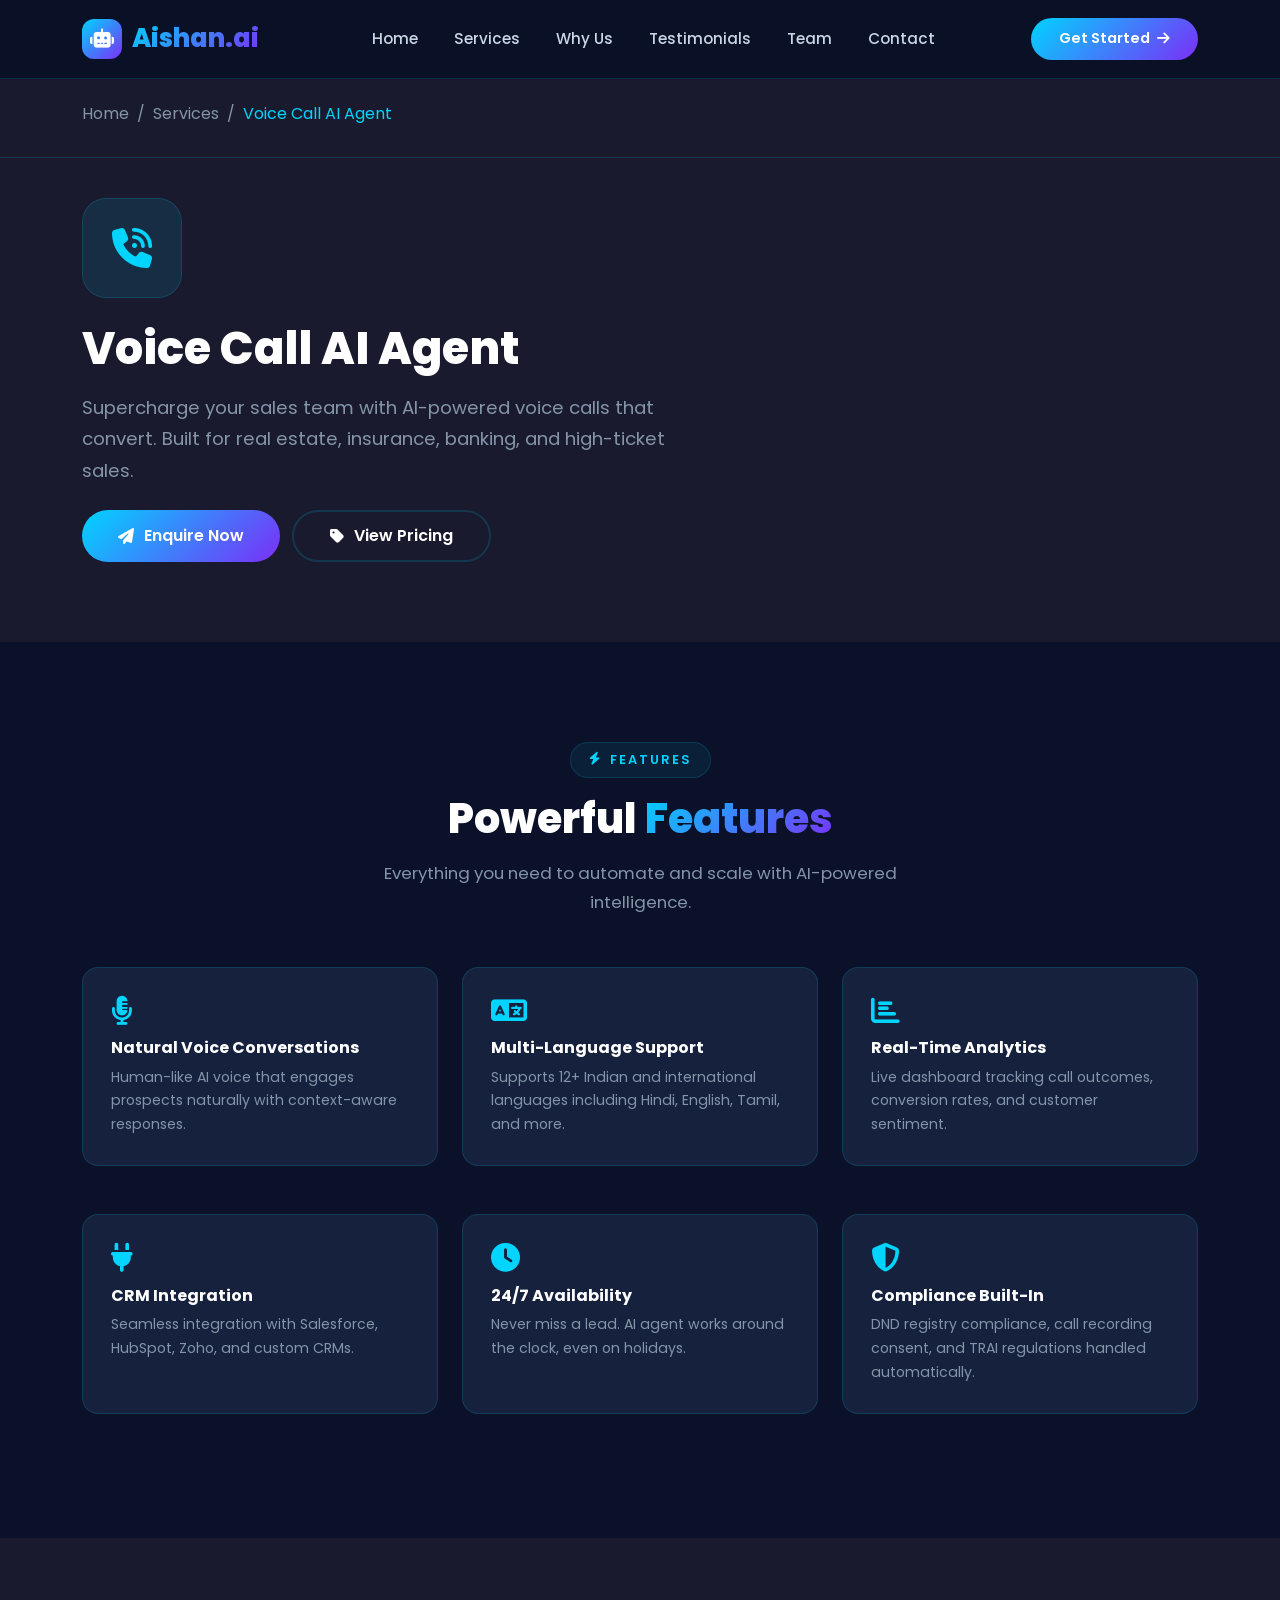
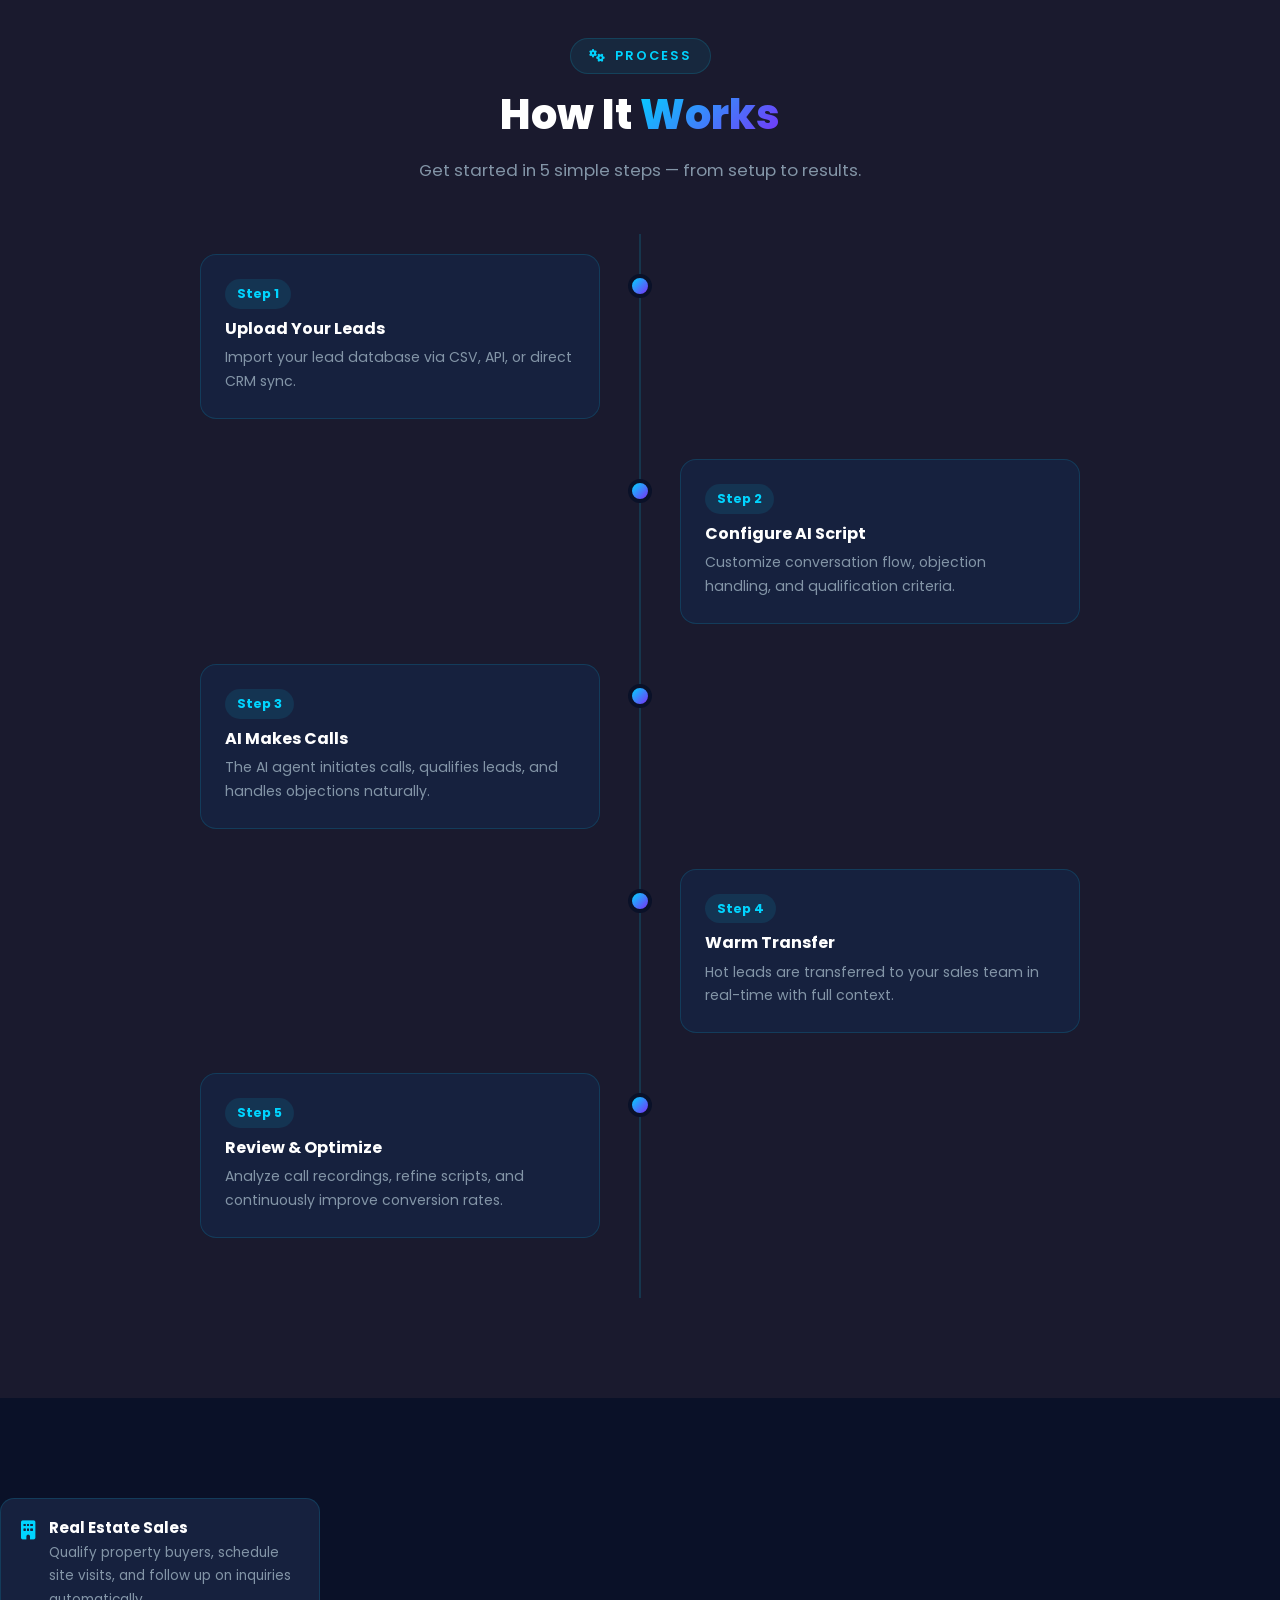
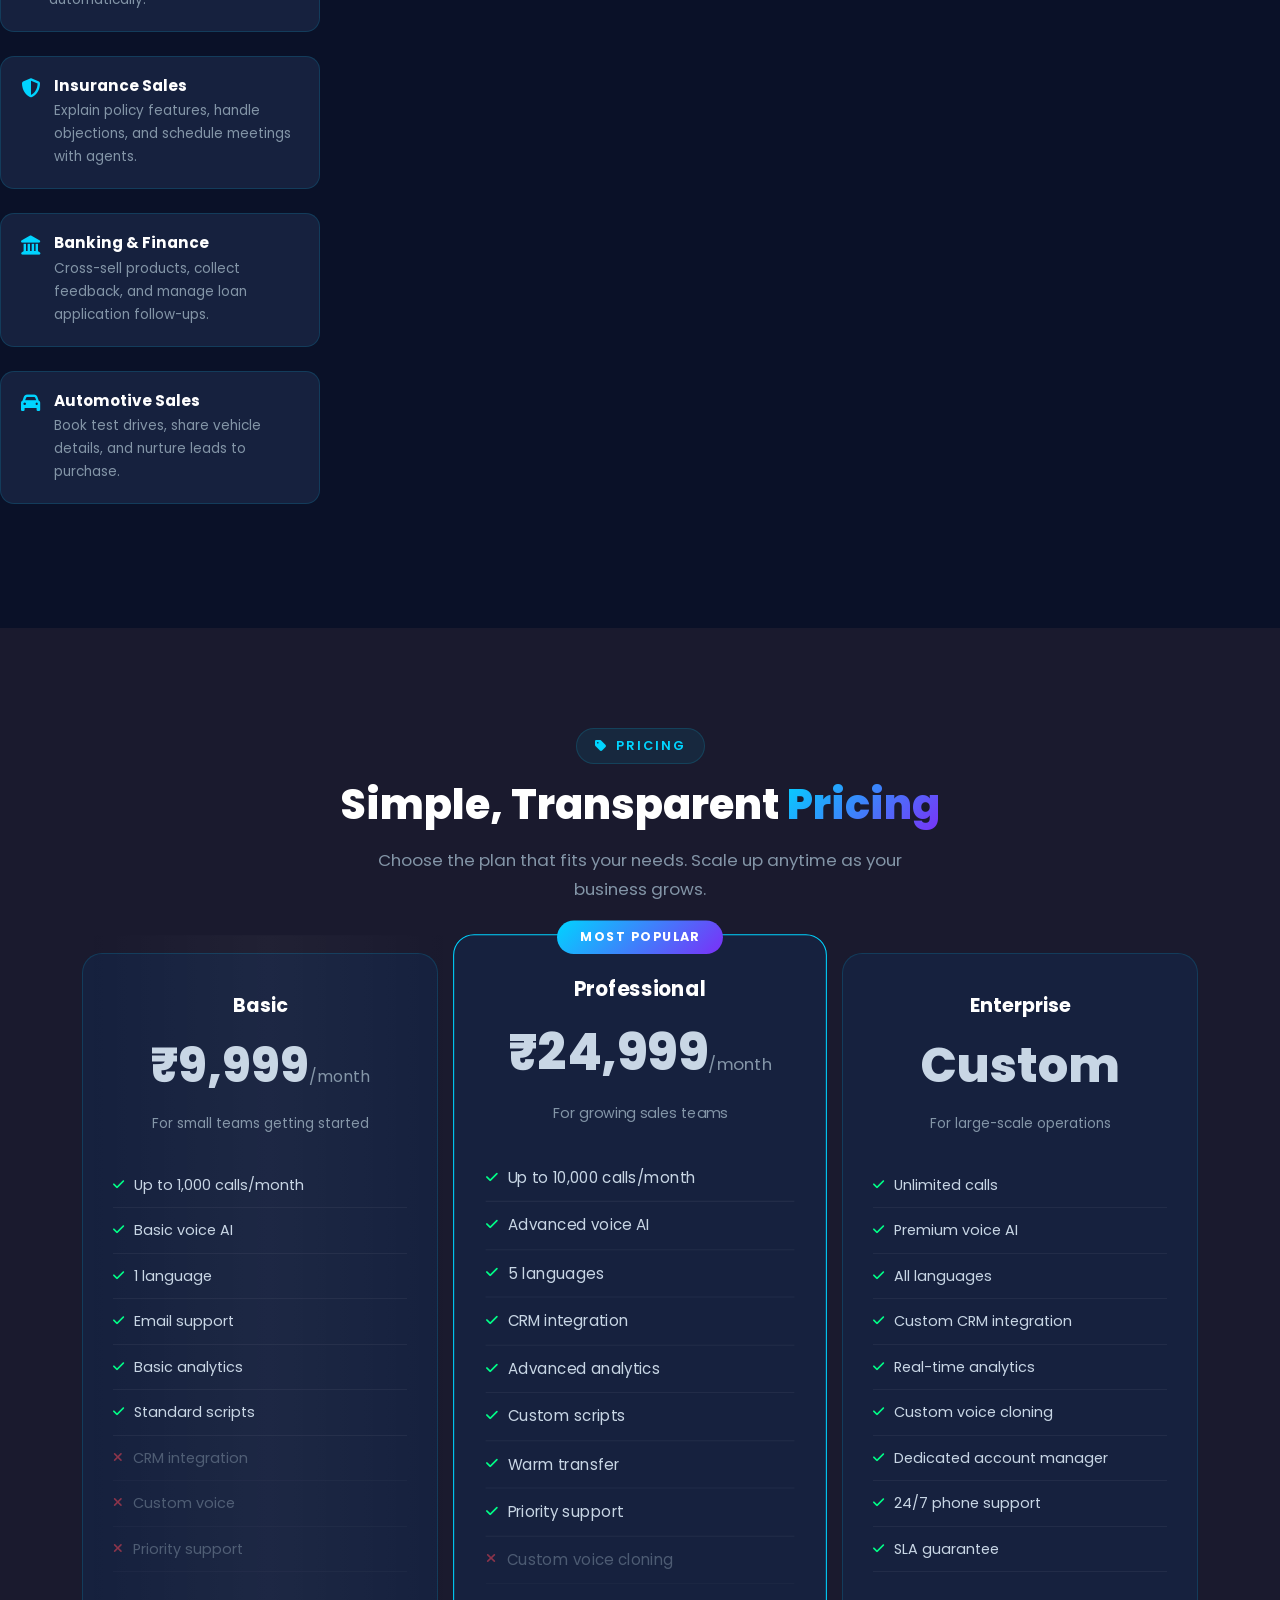
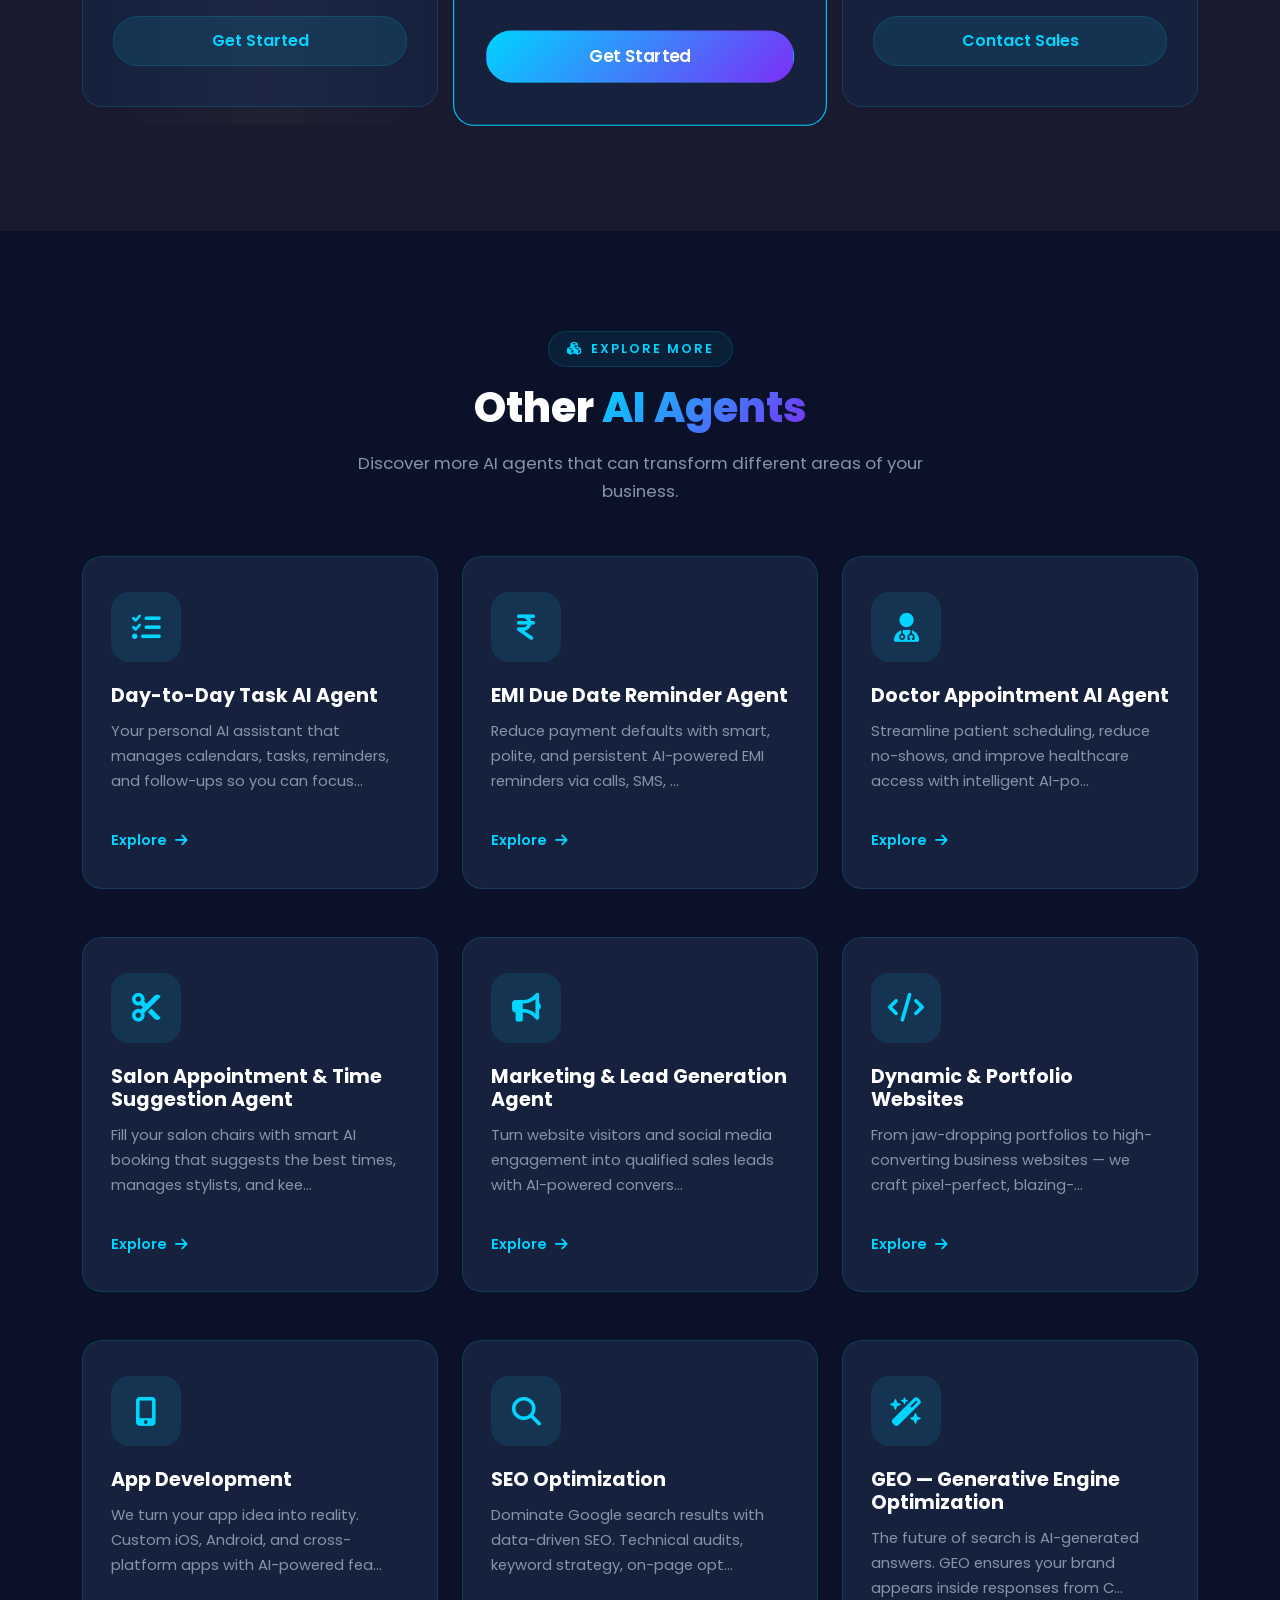
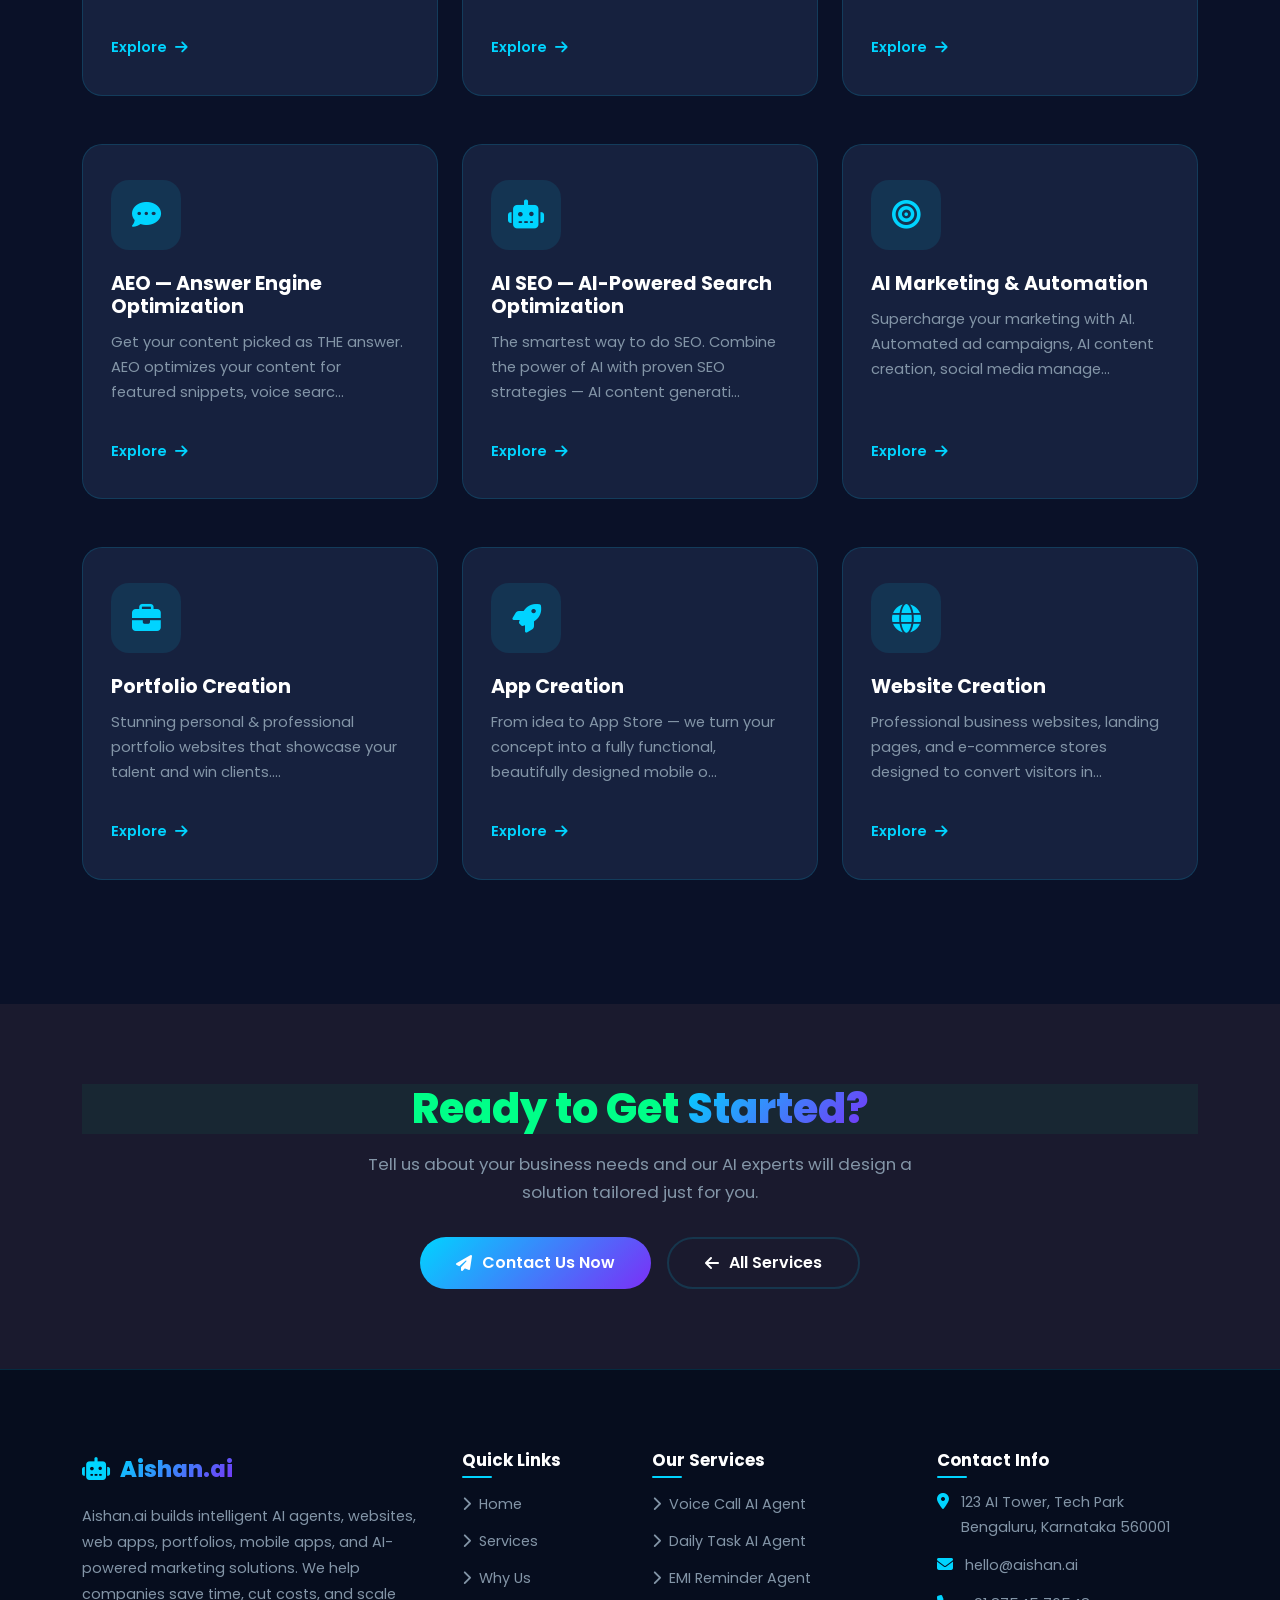
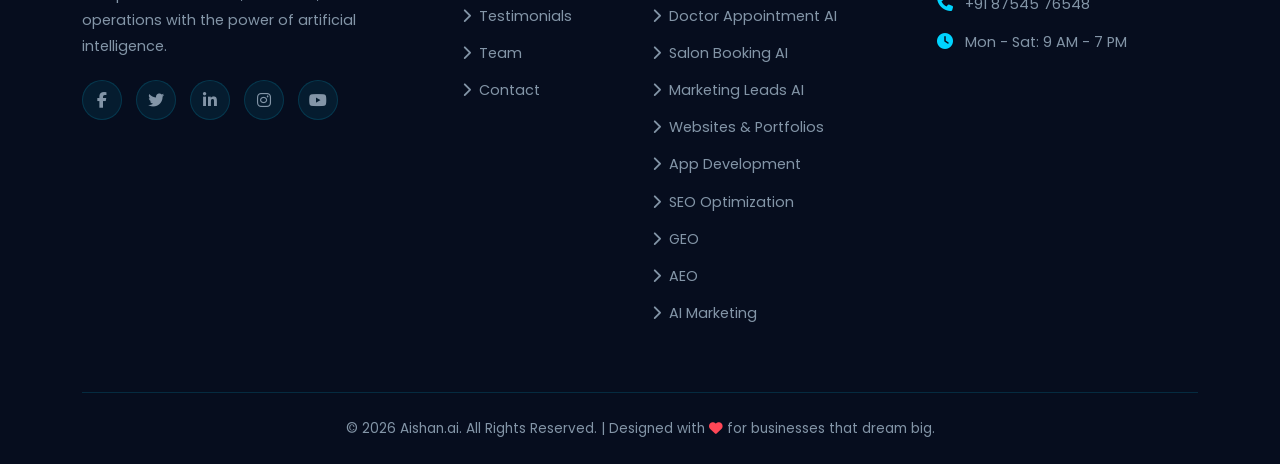
<file: service-detail.html>
<!DOCTYPE html>
<html lang="en">
<head>
  <meta charset="UTF-8">
  <meta name="viewport" content="width=device-width, initial-scale=1.0">
  <title>Service Details - Aishan.ai</title>
  <meta name="description" content="Explore AI agent features, web & app development, AI marketing, and pricing plans.">

  <!-- Favicon -->
  <link rel="icon" href="data:image/svg+xml,<svg xmlns='http://www.w3.org/2000/svg' viewBox='0 0 100 100'><text y='.9em' font-size='90'>🤖</text></svg>">

  <!-- Google Fonts -->
  <link rel="preconnect" href="https://fonts.googleapis.com">
  <link rel="preconnect" href="https://fonts.gstatic.com" crossorigin>
  <link href="https://fonts.googleapis.com/css2?family=Poppins:wght@300;400;500;600;700;800&display=swap" rel="stylesheet">

  <!-- Bootstrap 5.3 -->
  <link href="https://cdn.jsdelivr.net/npm/bootstrap@5.3.3/dist/css/bootstrap.min.css" rel="stylesheet">

  <!-- Font Awesome 6 -->
  <link rel="stylesheet" href="https://cdnjs.cloudflare.com/ajax/libs/font-awesome/6.5.1/css/all.min.css">

  <!-- AOS -->
  <link href="https://unpkg.com/aos@2.3.4/dist/aos.css" rel="stylesheet">

  <!-- Custom CSS -->
  <link rel="stylesheet" href="css/style.css">
</head>
<body>

  <!-- ============ Preloader ============ -->
  <div id="preloader">
    <div class="loader"></div>
  </div>

  <!-- ============ Navbar ============ -->
  <nav class="navbar navbar-expand-lg fixed-top">
    <div class="container">
      <a class="navbar-brand" href="index.html">
        <div class="brand-icon"><i class="fas fa-robot"></i></div>
        <span>Aishan.ai</span>
      </a>
      <button class="navbar-toggler" type="button" data-bs-toggle="collapse" data-bs-target="#navbarNav" aria-controls="navbarNav" aria-expanded="false" aria-label="Toggle navigation">
        <span class="navbar-toggler-icon"></span>
      </button>
      <div class="collapse navbar-collapse" id="navbarNav">
        <ul class="navbar-nav mx-auto">
          <li class="nav-item"><a class="nav-link" href="index.html#hero">Home</a></li>
          <li class="nav-item"><a class="nav-link" href="index.html#services">Services</a></li>
          <li class="nav-item"><a class="nav-link" href="index.html#why-us">Why Us</a></li>
          <li class="nav-item"><a class="nav-link" href="index.html#testimonials">Testimonials</a></li>
          <li class="nav-item"><a class="nav-link" href="index.html#team">Team</a></li>
          <li class="nav-item"><a class="nav-link" href="index.html#contact">Contact</a></li>
        </ul>
        <a href="index.html#contact" class="btn btn-nav-cta">Get Started <i class="fas fa-arrow-right ms-1"></i></a>
      </div>
    </div>
  </nav>

  <!-- ============ Main Content ============ -->
  <div id="service-content">

    <!-- Breadcrumb -->
    <div class="breadcrumb-section">
      <div class="container">
        <nav aria-label="breadcrumb">
          <ol class="breadcrumb breadcrumb-custom">
            <li class="breadcrumb-item"><a href="index.html">Home</a></li>
            <li class="breadcrumb-item"><a href="index.html#services">Services</a></li>
            <li class="breadcrumb-item active" id="breadcrumb-service" aria-current="page">Service</li>
          </ol>
        </nav>
      </div>
    </div>

    <!-- Service Detail Hero -->
    <section class="service-detail-hero">
      <div class="container">
        <div class="row align-items-center">
          <div class="col-lg-8" data-aos="fade-right">
            <div class="detail-icon">
              <i id="detail-icon" class="fas fa-robot"></i>
            </div>
            <h1 id="detail-name">AI Agent</h1>
            <p class="tagline" id="detail-tagline">Loading service details...</p>
            <div class="mt-4">
              <a href="index.html#contact" class="btn btn-primary-custom cta-enquiry">
                <i class="fas fa-paper-plane"></i> Enquire Now
              </a>
              <a href="#pricing" class="btn btn-outline-custom ms-2">
                <i class="fas fa-tag"></i> View Pricing
              </a>
            </div>
          </div>
        </div>
      </div>
    </section>

    <!-- Features Section -->
    <section id="features">
      <div class="container">
        <div class="text-center" data-aos="fade-up">
          <span class="section-badge"><i class="fas fa-bolt"></i> Features</span>
          <h2 class="section-title">Powerful <span class="gradient-text">Features</span></h2>
          <p class="section-subtitle">Everything you need to automate and scale with AI-powered intelligence.</p>
        </div>
        <div class="row g-4" id="features-grid">
          <!-- Dynamically populated -->
        </div>
      </div>
    </section>

    <!-- How It Works Section -->
    <section id="how-it-works" style="background: var(--secondary-dark);">
      <div class="container">
        <div class="text-center" data-aos="fade-up">
          <span class="section-badge"><i class="fas fa-gears"></i> Process</span>
          <h2 class="section-title">How It <span class="gradient-text">Works</span></h2>
          <p class="section-subtitle">Get started in 5 simple steps — from setup to results.</p>
        </div>
        <div class="timeline" id="timeline">
          <!-- Dynamically populated -->
        </div>
      </div>
    </section>

    <!-- Use Cases Section -->
    <section id="use-cases">
      <div class="container">
        <div class="text-center" data-aos="fade-up">
          <span class="section-badge"><i class="fas fa-briefcase"></i> Use Cases</span>
          <h2 class="section-title">Who Uses <span class="gradient-text">This Agent</span></h2>
          <p class="section-subtitle">Industries and use cases where this AI agent delivers the highest impact.</p>
        </div>
        <div class="row g-4" id="use-cases">
          <!-- Dynamically populated -->
        </div>
      </div>
    </section>

    <!-- Pricing Section -->
    <section id="pricing">
      <div class="container">
        <div class="text-center" data-aos="fade-up">
          <span class="section-badge"><i class="fas fa-tag"></i> Pricing</span>
          <h2 class="section-title">Simple, Transparent <span class="gradient-text">Pricing</span></h2>
          <p class="section-subtitle">Choose the plan that fits your needs. Scale up anytime as your business grows.</p>
        </div>
        <div class="row g-4 justify-content-center" id="pricing-cards">
          <!-- Dynamically populated -->
        </div>
      </div>
    </section>

    <!-- Other Services Section -->
    <section id="other-services-section">
      <div class="container">
        <div class="text-center" data-aos="fade-up">
          <span class="section-badge"><i class="fas fa-cubes"></i> Explore More</span>
          <h2 class="section-title">Other <span class="gradient-text">AI Agents</span></h2>
          <p class="section-subtitle">Discover more AI agents that can transform different areas of your business.</p>
        </div>
        <div class="row g-4" id="other-services">
          <!-- Dynamically populated -->
        </div>
      </div>
    </section>

    <!-- CTA Section -->
    <section style="background: var(--secondary-dark); padding: 80px 0;">
      <div class="container">
        <div class="text-center" data-aos="fade-up">
          <h2 class="section-title mb-3">Ready to Get <span class="gradient-text">Started?</span></h2>
          <p class="section-subtitle mx-auto" style="margin-bottom: 30px;">
            Tell us about your business needs and our AI experts will design a solution tailored just for you.
          </p>
          <div class="d-flex justify-content-center gap-3 flex-wrap">
            <a href="index.html#contact" class="btn btn-primary-custom cta-enquiry">
              <i class="fas fa-paper-plane"></i> Contact Us Now
            </a>
            <a href="index.html#services" class="btn btn-outline-custom">
              <i class="fas fa-arrow-left"></i> All Services
            </a>
          </div>
        </div>
      </div>
    </section>

  </div>

  <!-- ============ Footer ============ -->
  <footer>
    <div class="container">
      <div class="row g-4">
        <div class="col-lg-4 col-md-6">
          <div class="footer-brand">
            <i class="fas fa-robot" style="color: var(--accent);"></i>
            <span>Aishan.ai</span>
          </div>
          <p class="footer-description">
            Aishan.ai builds intelligent AI agents, websites, web apps, portfolios, mobile apps, and AI-powered marketing solutions. We help companies save time, cut costs, and scale operations with the power of artificial intelligence.
          </p>
          <div class="footer-social">
            <a href="#" aria-label="Facebook"><i class="fab fa-facebook-f"></i></a>
            <a href="#" aria-label="Twitter"><i class="fab fa-twitter"></i></a>
            <a href="#" aria-label="LinkedIn"><i class="fab fa-linkedin-in"></i></a>
            <a href="#" aria-label="Instagram"><i class="fab fa-instagram"></i></a>
            <a href="#" aria-label="YouTube"><i class="fab fa-youtube"></i></a>
          </div>
        </div>
        <div class="col-lg-2 col-md-6">
          <h5 class="footer-heading">Quick Links</h5>
          <ul class="footer-links">
            <li><a href="index.html#hero"><i class="fas fa-chevron-right"></i> Home</a></li>
            <li><a href="index.html#services"><i class="fas fa-chevron-right"></i> Services</a></li>
            <li><a href="index.html#why-us"><i class="fas fa-chevron-right"></i> Why Us</a></li>
            <li><a href="index.html#testimonials"><i class="fas fa-chevron-right"></i> Testimonials</a></li>
            <li><a href="index.html#team"><i class="fas fa-chevron-right"></i> Team</a></li>
            <li><a href="index.html#contact"><i class="fas fa-chevron-right"></i> Contact</a></li>
          </ul>
        </div>
        <div class="col-lg-3 col-md-6">
          <h5 class="footer-heading">Our Services</h5>
          <ul class="footer-links">
            <li><a href="service-detail.html?service=voice-call"><i class="fas fa-chevron-right"></i> Voice Call AI Agent</a></li>
            <li><a href="service-detail.html?service=daily-tasks"><i class="fas fa-chevron-right"></i> Daily Task AI Agent</a></li>
            <li><a href="service-detail.html?service=emi-reminder"><i class="fas fa-chevron-right"></i> EMI Reminder Agent</a></li>
            <li><a href="service-detail.html?service=doctor-appointment"><i class="fas fa-chevron-right"></i> Doctor Appointment AI</a></li>
            <li><a href="service-detail.html?service=salon-appointment"><i class="fas fa-chevron-right"></i> Salon Booking AI</a></li>
            <li><a href="service-detail.html?service=marketing-leads"><i class="fas fa-chevron-right"></i> Marketing Leads AI</a></li>
            <li><a href="service-detail.html?service=web-development"><i class="fas fa-chevron-right"></i> Websites & Portfolios</a></li>
            <li><a href="service-detail.html?service=app-development"><i class="fas fa-chevron-right"></i> App Development</a></li>
            <li><a href="service-detail.html?service=seo-optimization"><i class="fas fa-chevron-right"></i> SEO Optimization</a></li>
            <li><a href="service-detail.html?service=geo"><i class="fas fa-chevron-right"></i> GEO</a></li>
            <li><a href="service-detail.html?service=aeo"><i class="fas fa-chevron-right"></i> AEO</a></li>
            <li><a href="service-detail.html?service=ai-marketing"><i class="fas fa-chevron-right"></i> AI Marketing</a></li>
          </ul>
        </div>
        <div class="col-lg-3 col-md-6">
          <h5 class="footer-heading">Contact Info</h5>
          <div class="footer-contact-item">
            <i class="fas fa-location-dot"></i>
            <span>123 AI Tower, Tech Park<br>Bengaluru, Karnataka 560001</span>
          </div>
          <div class="footer-contact-item">
            <i class="fas fa-envelope"></i>
            <span>hello@aishan.ai</span>
          </div>
          <div class="footer-contact-item">
            <i class="fas fa-phone"></i>
            <span>+91 87545 76548</span>
          </div>
          <div class="footer-contact-item">
            <i class="fas fa-clock"></i>
            <span>Mon - Sat: 9 AM - 7 PM</span>
          </div>
        </div>
      </div>
      <div class="footer-bottom">
        <p>&copy; 2026 Aishan.ai. All Rights Reserved. | Designed with <i class="fas fa-heart" style="color: #ff4757;"></i> for businesses that dream big.</p>
      </div>
    </div>
  </footer>

  <!-- ============ Back to Top ============ -->
  <button id="backToTop" class="back-to-top" aria-label="Back to top">
    <i class="fas fa-chevron-up"></i>
  </button>

  <!-- ============ Scripts ============ -->
  <script src="https://cdn.jsdelivr.net/npm/bootstrap@5.3.3/dist/js/bootstrap.bundle.min.js"></script>
  <script src="https://unpkg.com/aos@2.3.4/dist/aos.js"></script>
  <script src="js/service-detail.js"></script>
</body>
</html>
</file>
<file: css/style.css>
/* ============================================
   AI Agent Service - Custom Styles
   Theme: Dark Professional (Deep Blue + Cyan)
   ============================================ */

/* ----- CSS Custom Properties ----- */
:root {
  --primary-dark: #0a1128;
  --secondary-dark: #1a1a2e;
  --card-bg: #16213e;
  --card-bg-hover: #1a2745;
  --accent: #00d4ff;
  --accent-secondary: #7b2ff7;
  --accent-gradient: linear-gradient(135deg, #00d4ff, #7b2ff7);
  --text-white: #ffffff;
  --text-light: #c8d6e5;
  --text-muted: #8395a7;
  --border-color: rgba(0, 212, 255, 0.15);
  --shadow-glow: 0 0 30px rgba(0, 212, 255, 0.15);
  --shadow-card: 0 10px 40px rgba(0, 0, 0, 0.3);
  --transition: all 0.3s ease;
  --font-primary: 'Poppins', sans-serif;
}

/* ----- Reset & Base ----- */
* {
  margin: 0;
  padding: 0;
  box-sizing: border-box;
}

html {
  scroll-behavior: smooth;
  scroll-padding-top: 80px;
}

body {
  font-family: var(--font-primary);
  background-color: var(--primary-dark);
  color: var(--text-light);
  overflow-x: hidden;
  line-height: 1.7;
}

a {
  text-decoration: none;
  color: var(--accent);
  transition: var(--transition);
}

a:hover {
  color: #fff;
}

h1, h2, h3, h4, h5, h6 {
  color: var(--text-white);
  font-weight: 700;
}

img {
  max-width: 100%;
  height: auto;
}

/* ----- Scrollbar ----- */
::-webkit-scrollbar {
  width: 8px;
}
::-webkit-scrollbar-track {
  background: var(--primary-dark);
}
::-webkit-scrollbar-thumb {
  background: var(--accent);
  border-radius: 4px;
}
::-webkit-scrollbar-thumb:hover {
  background: #7b2ff7;
}

/* ----- Selection ----- */
::selection {
  background: var(--accent);
  color: var(--primary-dark);
}

/* ============================================
   Preloader
   ============================================ */
#preloader {
  position: fixed;
  top: 0;
  left: 0;
  width: 100%;
  height: 100%;
  background: var(--primary-dark);
  display: flex;
  align-items: center;
  justify-content: center;
  z-index: 99999;
  transition: opacity 0.5s ease, visibility 0.5s ease;
}

#preloader.hidden {
  opacity: 0;
  visibility: hidden;
}

.loader {
  width: 60px;
  height: 60px;
  border: 4px solid rgba(0, 212, 255, 0.2);
  border-top: 4px solid var(--accent);
  border-radius: 50%;
  animation: spin 0.8s linear infinite;
}

@keyframes spin {
  to { transform: rotate(360deg); }
}

/* ============================================
   Navbar
   ============================================ */
.navbar {
  background: rgba(10, 17, 40, 0.95) !important;
  backdrop-filter: blur(20px);
  -webkit-backdrop-filter: blur(20px);
  border-bottom: 1px solid var(--border-color);
  padding: 12px 0;
  transition: var(--transition);
  z-index: 1000;
}

.navbar.scrolled {
  padding: 8px 0;
  box-shadow: 0 4px 30px rgba(0, 0, 0, 0.4);
}

.navbar-brand {
  font-weight: 800;
  font-size: 1.6rem;
  color: var(--text-white) !important;
  display: flex;
  align-items: center;
  gap: 10px;
}

.navbar-brand .brand-icon {
  width: 40px;
  height: 40px;
  background: var(--accent-gradient);
  border-radius: 12px;
  display: flex;
  align-items: center;
  justify-content: center;
  font-size: 1.2rem;
  color: #fff;
}

.navbar-brand span {
  background: var(--accent-gradient);
  -webkit-background-clip: text;
  -webkit-text-fill-color: transparent;
  background-clip: text;
}

.nav-link {
  color: var(--text-light) !important;
  font-weight: 500;
  font-size: 0.95rem;
  padding: 8px 18px !important;
  border-radius: 8px;
  transition: var(--transition);
  position: relative;
}

.nav-link:hover,
.nav-link.active {
  color: var(--accent) !important;
  background: rgba(0, 212, 255, 0.08);
}

.btn-nav-cta {
  background: var(--accent-gradient);
  color: #fff !important;
  border: none;
  padding: 10px 28px !important;
  border-radius: 50px;
  font-weight: 600;
  font-size: 0.9rem;
  transition: var(--transition);
}

.btn-nav-cta:hover {
  transform: translateY(-2px);
  box-shadow: 0 8px 25px rgba(0, 212, 255, 0.35);
  color: #fff !important;
}

.navbar-toggler {
  border: 1px solid var(--border-color);
  padding: 6px 10px;
}

.navbar-toggler-icon {
  filter: invert(1);
}

/* ============================================
   Hero Section
   ============================================ */
#hero {
  min-height: 100vh;
  display: flex;
  align-items: center;
  position: relative;
  overflow: hidden;
  padding-top: 80px;
}

#particles-js {
  position: absolute;
  top: 0;
  left: 0;
  width: 100%;
  height: 100%;
  z-index: 0;
}

.hero-content {
  position: relative;
  z-index: 2;
}

/* ---- Floating Micro Badges ---- */
.hero-micro-badges {
  display: flex;
  gap: 8px;
  flex-wrap: wrap;
  margin-bottom: 18px;
}
.micro-badge {
  display: inline-flex;
  align-items: center;
  gap: 6px;
  padding: 5px 14px;
  border-radius: 20px;
  font-size: 0.7rem;
  font-weight: 600;
  letter-spacing: 0.5px;
  border: 1px solid rgba(255,255,255,0.08);
  backdrop-filter: blur(8px);
  transition: transform 0.3s ease, box-shadow 0.3s ease;
}
.micro-badge:hover {
  transform: translateY(-2px);
}
.micro-badge i { font-size: 0.65rem; }
.mb-1 { background: rgba(0,212,255,0.08); color: #00d4ff; border-color: rgba(0,212,255,0.2); }
.mb-2 { background: rgba(123,47,247,0.08); color: #a855f7; border-color: rgba(123,47,247,0.2); }
.mb-3 { background: rgba(0,255,136,0.06); color: #00ff88; border-color: rgba(0,255,136,0.15); }

/* ---- Hero Badge ---- */
.hero-badge {
  display: inline-flex;
  align-items: center;
  gap: 8px;
  background: rgba(0, 212, 255, 0.1);
  border: 1px solid var(--border-color);
  padding: 8px 20px;
  border-radius: 50px;
  font-size: 0.85rem;
  color: var(--accent);
  margin-bottom: 24px;
  position: relative;
  overflow: hidden;
}

.hero-badge .pulse-dot {
  width: 8px;
  height: 8px;
  background: #00ff88;
  border-radius: 50%;
  animation: pulse 2s infinite;
  flex-shrink: 0;
}

/* Shimmer sweep on badge */
.hero-badge-shimmer {
  position: absolute;
  top: 0;
  left: -100%;
  width: 100%;
  height: 100%;
  background: linear-gradient(90deg, transparent, rgba(0,212,255,0.15), transparent);
  animation: badgeShimmer 3s ease-in-out infinite;
  pointer-events: none;
}
@keyframes badgeShimmer {
  0% { left: -100%; }
  100% { left: 100%; }
}

@keyframes pulse {
  0%, 100% { opacity: 1; transform: scale(1); }
  50% { opacity: 0.5; transform: scale(1.5); }
}

/* ---- Hero Title ---- */
.hero-title {
  font-size: 2.8rem;
  font-weight: 800;
  line-height: 1.2;
  margin-bottom: 10px;
}

.hero-title .gradient-text {
  background: var(--accent-gradient);
  -webkit-background-clip: text;
  -webkit-text-fill-color: transparent;
  background-clip: text;
}

/* Animated gradient that shifts colors */
.hero-title .animated-gradient {
  background: linear-gradient(270deg, #00d4ff, #7b2ff7, #00ff88, #ff6b47, #00d4ff);
  background-size: 300% 300%;
  -webkit-background-clip: text;
  -webkit-text-fill-color: transparent;
  background-clip: text;
  animation: gradientShift 6s ease infinite;
}
@keyframes gradientShift {
  0% { background-position: 0% 50%; }
  50% { background-position: 100% 50%; }
  100% { background-position: 0% 50%; }
}

/* "Grow" highlight with glow underline */
.hero-highlight {
  position: relative;
  color: #00ff88;
  -webkit-text-fill-color: #00ff88;
}
.hero-highlight::after {
  content: '';
  position: absolute;
  bottom: 2px;
  left: 0;
  width: 100%;
  height: 3px;
  background: linear-gradient(90deg, #00ff88, #00d4ff);
  border-radius: 2px;
  animation: underlineGlow 2s ease-in-out infinite;
  box-shadow: 0 0 10px rgba(0,255,136,0.5);
}
@keyframes underlineGlow {
  0%,100% { opacity: 0.6; transform: scaleX(1); }
  50% { opacity: 1; transform: scaleX(1.05); }
}

/* ---- Typed Wrapper ---- */
.typed-wrapper {
  min-height: 44px;
  margin-bottom: 16px;
  display: flex;
  align-items: center;
  gap: 10px;
}

.typed-prefix {
  display: inline-flex;
  align-items: center;
  justify-content: center;
  width: 28px;
  height: 28px;
  border-radius: 6px;
  background: rgba(0,212,255,0.1);
  border: 1px solid rgba(0,212,255,0.2);
  color: #00d4ff;
  font-size: 0.7rem;
  flex-shrink: 0;
  animation: terminalBlink 2s ease-in-out infinite;
}
@keyframes terminalBlink {
  0%,100% { opacity: 1; }
  50% { opacity: 0.5; }
}

.typed-text-output {
  font-size: 1.5rem;
  font-weight: 600;
  color: var(--accent);
}

.typed-cursor {
  color: var(--accent);
  font-size: 1.5rem;
}

/* ---- Hero Description ---- */
.hero-description {
  font-size: 1rem;
  color: var(--text-muted);
  max-width: 520px;
  margin-bottom: 30px;
  line-height: 1.75;
}
.desc-highlight {
  color: #fff;
  font-weight: 600;
  background: linear-gradient(transparent 60%, rgba(0,212,255,0.15) 60%);
}

/* ---- Hero Buttons ---- */
.hero-buttons {
  display: flex;
  gap: 16px;
  flex-wrap: wrap;
}

.btn-primary-custom {
  background: var(--accent-gradient);
  color: #fff;
  border: none;
  padding: 14px 36px;
  border-radius: 50px;
  font-weight: 600;
  font-size: 1rem;
  display: inline-flex;
  align-items: center;
  gap: 10px;
  transition: var(--transition);
  position: relative;
  overflow: hidden;
}

/* Shine sweep on primary button */
.btn-shine {
  position: absolute;
  top: 0;
  left: -100%;
  width: 50%;
  height: 100%;
  background: linear-gradient(90deg, transparent, rgba(255,255,255,0.25), transparent);
  transform: skewX(-20deg);
  animation: btnShineSweep 3s ease-in-out infinite;
  pointer-events: none;
}
@keyframes btnShineSweep {
  0% { left: -100%; }
  100% { left: 200%; }
}

.btn-icon-wrap {
  display: inline-flex;
  transition: transform 0.3s ease;
}
.btn-primary-custom:hover .btn-icon-wrap {
  transform: translateX(4px) rotate(-15deg);
}

.btn-primary-custom:hover {
  transform: translateY(-3px);
  box-shadow: 0 12px 35px rgba(0, 212, 255, 0.4);
  color: #fff;
}

.btn-outline-custom {
  background: transparent;
  color: var(--text-white);
  border: 2px solid var(--border-color);
  padding: 12px 36px;
  border-radius: 50px;
  font-weight: 600;
  font-size: 1rem;
  display: inline-flex;
  align-items: center;
  gap: 10px;
  transition: var(--transition);
  position: relative;
  overflow: hidden;
}

/* Pulsing ring behind demo button phone icon */
.btn-pulse-ring {
  position: absolute;
  left: 22px;
  width: 30px;
  height: 30px;
  border-radius: 50%;
  border: 1px solid rgba(0,212,255,0.3);
  animation: btnPulseRing 2s ease-out infinite;
  pointer-events: none;
}
@keyframes btnPulseRing {
  0% { transform: scale(0.8); opacity: 0.8; }
  100% { transform: scale(1.8); opacity: 0; }
}

.btn-outline-custom:hover {
  border-color: var(--accent);
  color: var(--accent);
  transform: translateY(-3px);
  background: rgba(0,212,255,0.05);
}

/* ---- Social Proof / Client Avatars ---- */
.hero-social-proof {
  display: flex;
  align-items: center;
  gap: 14px;
  margin-top: 28px;
}
.client-avatars {
  display: flex;
}
.client-avatar {
  width: 34px;
  height: 34px;
  border-radius: 50%;
  display: flex;
  align-items: center;
  justify-content: center;
  font-size: 0.7rem;
  font-weight: 700;
  color: #fff;
  border: 2px solid var(--primary-dark);
  margin-left: -8px;
  transition: transform 0.3s ease;
  cursor: default;
}
.client-avatar:first-child { margin-left: 0; }
.client-avatar:hover { transform: translateY(-4px) scale(1.1); z-index: 2; }
.ca-1 { background: linear-gradient(135deg, #00d4ff, #0088cc); }
.ca-2 { background: linear-gradient(135deg, #7b2ff7, #5a1fba); }
.ca-3 { background: linear-gradient(135deg, #00ff88, #00cc6a); }
.ca-4 { background: linear-gradient(135deg, #ff6b47, #e04520); }
.ca-5 { background: rgba(0,212,255,0.15); color: var(--accent); border-color: rgba(0,212,255,0.3); font-size: 0.85rem; }

.social-proof-text {
  display: flex;
  flex-direction: column;
  gap: 2px;
}
.sp-stars {
  color: #ffbd2e;
  font-size: 0.8rem;
  letter-spacing: 2px;
}
.sp-label {
  font-size: 0.75rem;
  color: var(--text-muted);
}

/* ---- Hero Stats ---- */
.hero-stats {
  display: flex;
  gap: 24px;
  align-items: center;
  margin-top: 36px;
  padding-top: 28px;
  border-top: 1px solid var(--border-color);
}

.hero-stat {
  display: flex;
  align-items: center;
  gap: 12px;
}

.stat-icon-mini {
  width: 36px;
  height: 36px;
  border-radius: 10px;
  background: rgba(0,212,255,0.08);
  border: 1px solid rgba(0,212,255,0.15);
  display: flex;
  align-items: center;
  justify-content: center;
  font-size: 0.85rem;
  color: var(--accent);
  flex-shrink: 0;
}

.hero-stat h3 {
  font-size: 1.8rem;
  font-weight: 800;
  background: var(--accent-gradient);
  -webkit-background-clip: text;
  -webkit-text-fill-color: transparent;
  background-clip: text;
  margin-bottom: 0;
  line-height: 1;
}

.hero-stat p {
  font-size: 0.78rem;
  color: var(--text-muted);
  margin: 0;
  margin-top: 2px;
}

.hero-stat-divider {
  width: 1px;
  height: 40px;
  background: linear-gradient(to bottom, transparent, var(--border-color), transparent);
}

.hero-image-wrapper {
  position: relative;
  display: flex;
  align-items: center;
  justify-content: center;
}

.hero-glow {
  position: absolute;
  width: 460px;
  height: 460px;
  background: radial-gradient(circle, rgba(0, 212, 255, 0.18), rgba(123, 47, 247, 0.08), transparent 70%);
  border-radius: 50%;
  z-index: 0;
  animation: glowPulseOuter 5s ease-in-out infinite;
}

@keyframes glowPulseOuter {
  0%, 100% { opacity: 0.7; transform: scale(1); }
  50% { opacity: 1; transform: scale(1.05); }
}

.hero-illustration {
  position: relative;
  z-index: 1;
  width: 100%;
  max-width: 500px;
}

/* ---- Agent Visual Box ---- */
.hero-illustration .agent-visual {
  width: 100%;
  height: 480px;
  border-radius: 28px;
  display: flex;
  align-items: center;
  justify-content: center;
  overflow: hidden;
  position: relative;
  background: linear-gradient(145deg, rgba(10,17,40,0.98), rgba(16,28,64,0.95));
  border: 1px solid transparent;
  background-clip: padding-box;
  box-shadow: 0 0 0 1px rgba(0,212,255,0.25), 0 0 40px rgba(0,212,255,0.08), inset 0 0 60px rgba(0,212,255,0.03);
  transition: transform 0.15s ease-out, box-shadow 0.3s ease;
}

.hero-illustration .agent-visual:hover {
  box-shadow: 0 0 0 1px rgba(0,212,255,0.4), 0 0 60px rgba(0,212,255,0.15), inset 0 0 60px rgba(0,212,255,0.05);
}

/* Corner accent glows */
.hero-illustration .agent-visual::before,
.hero-illustration .agent-visual::after {
  content: '';
  position: absolute;
  width: 150px;
  height: 150px;
  border-radius: 50%;
  pointer-events: none;
  transition: opacity 0.5s ease;
}
.hero-illustration .agent-visual::before {
  top: -40px;
  right: -40px;
  background: radial-gradient(circle, rgba(123,47,247,0.35), transparent 70%);
  animation: cornerGlow 4s ease-in-out infinite;
}
.hero-illustration .agent-visual::after {
  bottom: -40px;
  left: -40px;
  background: radial-gradient(circle, rgba(0,212,255,0.25), transparent 70%);
  animation: cornerGlow 4s ease-in-out infinite 2s;
}
@keyframes cornerGlow {
  0%,100% { opacity: 0.5; transform: scale(1); }
  50% { opacity: 1; transform: scale(1.2); }
}

/* ---- Scanning Line ---- */
.av-scan-line {
  position: absolute;
  top: 0;
  left: 0;
  right: 0;
  height: 2px;
  background: linear-gradient(90deg, transparent, #00d4ff 30%, #7b2ff7 70%, transparent);
  opacity: 0.6;
  z-index: 8;
  animation: scanLine 4s ease-in-out infinite;
  box-shadow: 0 0 15px rgba(0,212,255,0.5), 0 0 30px rgba(0,212,255,0.2);
}
@keyframes scanLine {
  0% { top: 0%; opacity: 0; }
  5% { opacity: 0.6; }
  95% { opacity: 0.6; }
  100% { top: 100%; opacity: 0; }
}

/* ---- Data Streams Canvas ---- */
.av-data-streams {
  position: absolute;
  inset: 0;
  width: 100%;
  height: 100%;
  pointer-events: none;
  z-index: 1;
  opacity: 0.35;
}

/* ---- Connection Beams SVG ---- */
.av-beams {
  position: absolute;
  inset: 0;
  width: 100%;
  height: 100%;
  z-index: 2;
  pointer-events: none;
}
.beam-line {
  stroke-dasharray: 8 4;
  animation: beamDash 2s linear infinite;
  opacity: 0.5;
}
.bl-1 { animation-delay: 0s; }
.bl-2 { animation-delay: 0.5s; }
.bl-3 { animation-delay: 1s; }
.bl-4 { animation-delay: 1.5s; }
@keyframes beamDash {
  to { stroke-dashoffset: -24; }
}
.beam-particle {
  opacity: 0.8;
}

/* ---- Live badge with uptime ---- */
.av-live-time {
  font-family: 'Courier New', monospace;
  font-size: 0.6rem;
  opacity: 0.7;
  margin-left: 4px;
  letter-spacing: 0.5px;
}

/* ---- Background Grid ---- */
.av-grid {
  position: absolute;
  inset: 0;
  background-image:
    linear-gradient(rgba(0,212,255,0.04) 1px, transparent 1px),
    linear-gradient(90deg, rgba(0,212,255,0.04) 1px, transparent 1px);
  background-size: 40px 40px;
  pointer-events: none;
}

/* ---- Live Badge ---- */
.av-live-badge {
  position: absolute;
  top: 18px;
  right: 18px;
  display: flex;
  align-items: center;
  gap: 6px;
  background: rgba(0,255,136,0.1);
  border: 1px solid rgba(0,255,136,0.3);
  border-radius: 20px;
  padding: 5px 12px;
  font-size: 0.7rem;
  font-weight: 700;
  color: #00ff88;
  letter-spacing: 1.5px;
  z-index: 10;
}

.live-dot {
  width: 7px;
  height: 7px;
  background: #00ff88;
  border-radius: 50%;
  animation: livePulse 1.2s ease-in-out infinite;
  box-shadow: 0 0 8px #00ff88;
}

@keyframes livePulse {
  0%, 100% { opacity: 1; transform: scale(1); }
  50% { opacity: 0.4; transform: scale(1.5); }
}

/* ---- AI Hub (center) ---- */
.ai-hub {
  position: absolute;
  width: 200px;
  height: 200px;
  display: flex;
  align-items: center;
  justify-content: center;
}

.ai-hub-ring {
  position: absolute;
  border-radius: 50%;
  border: 1px dashed rgba(0,212,255,0.2);
}
.ai-hub-ring.ring-1 {
  width: 100px;
  height: 100px;
  border-color: rgba(0,212,255,0.35);
  animation: ringRotate 8s linear infinite;
}
.ai-hub-ring.ring-2 {
  width: 145px;
  height: 145px;
  border-color: rgba(0,212,255,0.18);
  animation: ringRotate 14s linear infinite reverse;
}
.ai-hub-ring.ring-3 {
  width: 185px;
  height: 185px;
  border-color: rgba(123,47,247,0.15);
  animation: ringRotate 22s linear infinite;
}

/* Ring dots - small bright particles on the rings */
.ring-dot {
  position: absolute;
  width: 6px;
  height: 6px;
  border-radius: 50%;
  background: #00d4ff;
  box-shadow: 0 0 10px #00d4ff, 0 0 20px rgba(0,212,255,0.3);
}
.ring-dot.rd-1 { top: 0; left: 50%; transform: translateX(-50%); }
.ring-dot.rd-2 { bottom: 0; right: 10%; }
.ring-dot.rd-3 { top: 10%; left: 0; background: #7b2ff7; box-shadow: 0 0 10px #7b2ff7; }
.ring-dot.rd-4 { bottom: 10%; right: 0; background: #00ff88; box-shadow: 0 0 10px #00ff88; }
.ring-dot.rd-5 { top: 50%; left: 0; transform: translateY(-50%); }

@keyframes ringRotate {
  to { transform: rotate(360deg); }
}

/* ---- Core orb ---- */
.ai-hub-core {
  width: 72px;
  height: 72px;
  border-radius: 50%;
  background: linear-gradient(135deg, rgba(0,212,255,0.25), rgba(123,47,247,0.25));
  border: 1.5px solid rgba(0,212,255,0.5);
  display: flex;
  align-items: center;
  justify-content: center;
  z-index: 2;
  box-shadow: 0 0 30px rgba(0,212,255,0.3), 0 0 60px rgba(0,212,255,0.1), inset 0 0 20px rgba(0,212,255,0.1);
  animation: coreGlow 3s ease-in-out infinite;
  position: relative;
}

/* Expanding pulse rings from core */
.core-pulse-ring {
  position: absolute;
  inset: -10px;
  border-radius: 50%;
  border: 1px solid rgba(0,212,255,0.3);
  animation: corePulseExpand 3s ease-out infinite;
}
.core-pulse-ring.cpr-2 {
  animation-delay: 1.5s;
}
@keyframes corePulseExpand {
  0% { transform: scale(0.8); opacity: 0.8; }
  100% { transform: scale(2.2); opacity: 0; }
}

@keyframes coreGlow {
  0%, 100% { box-shadow: 0 0 25px rgba(0,212,255,0.3), 0 0 50px rgba(0,212,255,0.1); }
  50% { box-shadow: 0 0 40px rgba(0,212,255,0.5), 0 0 80px rgba(0,212,255,0.2), 0 0 120px rgba(123,47,247,0.1); }
}

.ai-hub-core i {
  font-size: 1.8rem;
  background: linear-gradient(135deg, #00d4ff, #7b2ff7);
  -webkit-background-clip: text;
  -webkit-text-fill-color: transparent;
  background-clip: text;
  animation: iconFloat 3s ease-in-out infinite;
}
@keyframes iconFloat {
  0%,100% { transform: translateY(0) scale(1); }
  50% { transform: translateY(-3px) scale(1.05); }
}

/* ---- Orbit nodes ---- */
.orbit-node {
  position: absolute;
  width: 30px;
  height: 30px;
  border-radius: 50%;
  background: rgba(10,17,40,0.95);
  border: 1px solid rgba(0,212,255,0.4);
  display: flex;
  align-items: center;
  justify-content: center;
  z-index: 3;
  box-shadow: 0 0 12px rgba(0,212,255,0.2);
  transition: transform 0.3s ease, box-shadow 0.3s ease;
}

.orbit-node:hover {
  transform: scale(1.3) !important;
  box-shadow: 0 0 25px rgba(0,212,255,0.6);
}

.orbit-node i {
  font-size: 0.7rem;
  color: var(--accent);
}

.on-1 { top: -2px; left: 50%; transform: translateX(-50%); animation: nodePulse 2s 0s ease-in-out infinite, nodeOrbit1 6s ease-in-out infinite; }
.on-2 { right: -2px; top: 50%; transform: translateY(-50%); animation: nodePulse 2s 0.7s ease-in-out infinite, nodeOrbit2 6s ease-in-out infinite; }
.on-3 { bottom: -2px; left: 50%; transform: translateX(-50%); animation: nodePulse 2s 1.4s ease-in-out infinite, nodeOrbit3 6s ease-in-out infinite; }
.on-4 { left: -2px; top: 50%; transform: translateY(-50%); animation: nodePulse 2s 0.3s ease-in-out infinite, nodeOrbit4 6s ease-in-out infinite; }
.on-4 i { color: #ff6b47; }

@keyframes nodePulse {
  0%, 100% { box-shadow: 0 0 8px rgba(0,212,255,0.2); }
  50% { box-shadow: 0 0 18px rgba(0,212,255,0.6); }
}
@keyframes nodeOrbit1 {
  0%,100% { transform: translateX(-50%) translateY(0); }
  50% { transform: translateX(-50%) translateY(5px); }
}
@keyframes nodeOrbit2 {
  0%,100% { transform: translateY(-50%) translateX(0); }
  50% { transform: translateY(-50%) translateX(-5px); }
}
@keyframes nodeOrbit3 {
  0%,100% { transform: translateX(-50%) translateY(0); }
  50% { transform: translateX(-50%) translateY(-5px); }
}
@keyframes nodeOrbit4 {
  0%,100% { transform: translateY(-50%) translateX(0); }
  50% { transform: translateY(-50%) translateX(5px); }
}

/* ---- Floating cards (redesigned) ---- */
.floating-cards {
  position: absolute;
  width: 100%;
  height: 100%;
  pointer-events: none;
}

.float-card {
  position: absolute;
  background: rgba(12, 22, 52, 0.92);
  border: 1px solid rgba(0,212,255,0.2);
  border-left: 3px solid var(--accent);
  border-radius: 14px;
  padding: 12px 16px;
  display: flex;
  align-items: center;
  gap: 12px;
  flex-wrap: wrap;
  backdrop-filter: blur(16px);
  box-shadow: 0 8px 32px rgba(0,0,0,0.4), 0 0 20px rgba(0,212,255,0.05);
  white-space: nowrap;
  animation: floatFadeIn 6s ease-in-out infinite;
  opacity: 0;
  min-width: 185px;
  pointer-events: auto;
  cursor: default;
  transition: transform 0.3s ease, box-shadow 0.3s ease;
  overflow: hidden;
}

.float-card:hover {
  transform: translateY(-4px) scale(1.04) !important;
  box-shadow: 0 12px 40px rgba(0,0,0,0.5), 0 0 30px rgba(0,212,255,0.15);
  z-index: 10;
}

/* Progress bar at bottom of each card */
.fc-progress {
  width: 100%;
  height: 2px;
  background: rgba(255,255,255,0.05);
  border-radius: 2px;
  margin-top: 4px;
  overflow: hidden;
}
.fc-progress-bar {
  height: 100%;
  border-radius: 2px;
  width: 0%;
  animation: progressFill 3s ease-in-out infinite;
}
.fpb-1 { background: linear-gradient(90deg, #00d4ff, #00ffcc); animation-delay: 0s; }
.fpb-2 { background: linear-gradient(90deg, #7b2ff7, #a855f7); animation-delay: 0.8s; }
.fpb-3 { background: linear-gradient(90deg, #00ff88, #00d4ff); animation-delay: 1.6s; }
.fpb-4 { background: linear-gradient(90deg, #ff6b47, #ff9a47); animation-delay: 2.4s; }
@keyframes progressFill {
  0% { width: 0%; }
  50% { width: 100%; }
  100% { width: 0%; }
}

/* Sparkle animation on emojis */
.fc-sparkle {
  display: inline-block;
  animation: sparkleFloat 2s ease-in-out infinite;
}
@keyframes sparkleFloat {
  0%,100% { transform: translateY(0) rotate(0); }
  50% { transform: translateY(-3px) rotate(10deg); }
}
.fc-check {
  display: inline-block;
  animation: checkPop 2s ease-in-out infinite;
}
@keyframes checkPop {
  0%,100% { transform: scale(1); }
  50% { transform: scale(1.2); }
}

.fc-1 { top: 6%;  left: 5%;  animation-delay: 0s;   border-left-color: #00d4ff; }
.fc-2 { top: 28%; right: 4%; animation-delay: 1.2s; border-left-color: #7b2ff7; }
.fc-3 { top: 53%; left: 5%;  animation-delay: 2.4s; border-left-color: #00ff88; }
.fc-4 { bottom: 14%; right: 4%; animation-delay: 3.6s; border-left-color: #ff6b47; }

.fc-icon {
  width: 36px;
  height: 36px;
  border-radius: 10px;
  background: rgba(0,212,255,0.1);
  display: flex;
  align-items: center;
  justify-content: center;
  flex-shrink: 0;
}

.fc-1 .fc-icon { background: rgba(0,212,255,0.12); }
.fc-2 .fc-icon { background: rgba(123,47,247,0.12); }
.fc-3 .fc-icon { background: rgba(0,255,136,0.1); }
.fc-4 .fc-icon { background: rgba(255,107,71,0.1); }

.fc-icon i {
  font-size: 1rem;
}
.fc-1 .fc-icon i { color: #00d4ff; }
.fc-2 .fc-icon i { color: #a855f7; }
.fc-3 .fc-icon i { color: #00ff88; }
.fc-4 .fc-icon i { color: #ff6b47; }

.fc-body {
  display: flex;
  flex-direction: column;
  gap: 2px;
}

.fc-label {
  font-size: 0.68rem;
  color: rgba(255,255,255,0.5);
  font-weight: 500;
  text-transform: uppercase;
  letter-spacing: 0.5px;
}

.fc-val {
  font-size: 0.82rem;
  color: #fff;
  font-weight: 600;
  display: flex;
  align-items: center;
  gap: 6px;
}

.float-card .status-dot {
  width: 7px;
  height: 7px;
  background: #00ff88;
  border-radius: 50%;
  animation: livePulse 1.5s infinite;
  flex-shrink: 0;
}

@keyframes floatFadeIn {
  0%   { opacity: 0; transform: translateY(8px); }
  12%  { opacity: 1; transform: translateY(0); }
  50%  { opacity: 1; transform: translateY(-10px); }
  88%  { opacity: 1; transform: translateY(0); }
  100% { opacity: 0; transform: translateY(8px); }
}

/* ---- Mini Terminal Widget ---- */
.av-terminal {
  position: absolute;
  bottom: 52px;
  left: 14px;
  width: 170px;
  border-radius: 10px;
  background: rgba(8,12,30,0.95);
  border: 1px solid rgba(0,212,255,0.15);
  overflow: hidden;
  z-index: 6;
  box-shadow: 0 8px 24px rgba(0,0,0,0.5);
  animation: terminalSlideIn 1s 2s ease-out both;
}
@keyframes terminalSlideIn {
  from { opacity: 0; transform: translateY(10px); }
  to { opacity: 1; transform: translateY(0); }
}
.av-terminal-header {
  display: flex;
  align-items: center;
  gap: 5px;
  padding: 5px 8px;
  background: rgba(255,255,255,0.03);
  border-bottom: 1px solid rgba(255,255,255,0.05);
}
.av-term-dot {
  width: 7px;
  height: 7px;
  border-radius: 50%;
}
.av-term-title {
  margin-left: auto;
  font-size: 0.55rem;
  color: rgba(255,255,255,0.3);
  font-family: 'Courier New', monospace;
}
.av-terminal-body {
  padding: 6px 8px;
  max-height: 55px;
  overflow: hidden;
  font-family: 'Courier New', monospace;
  font-size: 0.55rem;
  line-height: 1.5;
}
.term-line {
  color: rgba(255,255,255,0.5);
  white-space: nowrap;
  overflow: hidden;
  animation: termLineFade 0.3s ease-out;
}
@keyframes termLineFade {
  from { opacity: 0; transform: translateX(-5px); }
  to { opacity: 1; transform: translateX(0); }
}
.term-prompt {
  color: #00ff88;
  margin-right: 2px;
}
.term-cmd {
  color: #00d4ff;
}
.term-line .term-success {
  color: #00ff88;
}
.term-line .term-warn {
  color: #ffbd2e;
}

/* ---- Bottom metrics bar ---- */
.av-metrics {
  position: absolute;
  bottom: 0;
  left: 0;
  right: 0;
  background: linear-gradient(to top, rgba(0,0,0,0.6), transparent);
  padding: 18px 24px 16px;
  display: flex;
  align-items: center;
  justify-content: center;
  gap: 16px;
  z-index: 5;
}

.av-metric {
  display: flex;
  flex-direction: column;
  align-items: center;
  gap: 2px;
}

.av-metric-num {
  font-size: 1.05rem;
  font-weight: 700;
  background: linear-gradient(135deg, #00d4ff, #7b2ff7);
  -webkit-background-clip: text;
  -webkit-text-fill-color: transparent;
  background-clip: text;
}

.av-metric-lbl {
  font-size: 0.65rem;
  color: rgba(255,255,255,0.45);
  text-transform: uppercase;
  letter-spacing: 0.5px;
}

.av-metric-div {
  width: 1px;
  height: 30px;
  background: rgba(255,255,255,0.1);
}

/* Pulse indicator next to 24/7 */
.av-metric-pulse {
  display: inline-block;
  width: 6px;
  height: 6px;
  border-radius: 50%;
  background: #00ff88;
  box-shadow: 0 0 8px #00ff88;
  animation: livePulse 1.5s infinite;
  margin-top: 4px;
}

/* ============================================
   Section Common Styles
   ============================================ */
section {
  padding: 100px 0;
}

.section-badge {
  display: inline-flex;
  align-items: center;
  gap: 8px;
  background: rgba(0, 212, 255, 0.08);
  border: 1px solid var(--border-color);
  padding: 6px 18px;
  border-radius: 50px;
  font-size: 0.8rem;
  color: var(--accent);
  text-transform: uppercase;
  letter-spacing: 2px;
  font-weight: 600;
  margin-bottom: 16px;
}

.section-title {
  font-size: 2.6rem;
  font-weight: 800;
  margin-bottom: 16px;
}

.section-subtitle {
  font-size: 1.05rem;
  color: var(--text-muted);
  max-width: 600px;
  margin: 0 auto 50px;
}

/* ============================================
   Services Section
   ============================================ */
#services {
  background: var(--secondary-dark);
  position: relative;
}

#services::before {
  content: '';
  position: absolute;
  top: 0;
  left: 0;
  right: 0;
  height: 1px;
  background: linear-gradient(90deg, transparent, var(--accent), transparent);
}

.service-card {
  background: var(--card-bg);
  border: 1px solid var(--border-color);
  border-radius: 20px;
  padding: 35px 28px;
  transition: var(--transition);
  height: 100%;
  position: relative;
  overflow: hidden;
  cursor: pointer;
  display: flex;
  flex-direction: column;
}

.service-card::before {
  content: '';
  position: absolute;
  top: 0;
  left: 0;
  right: 0;
  height: 3px;
  background: var(--accent-gradient);
  transform: scaleX(0);
  transition: transform 0.4s ease;
}

.service-card:hover {
  transform: translateY(-10px);
  border-color: rgba(0, 212, 255, 0.3);
  box-shadow: var(--shadow-glow);
  background: var(--card-bg-hover);
}

.service-card:hover::before {
  transform: scaleX(1);
}

.service-icon {
  width: 70px;
  height: 70px;
  background: rgba(0, 212, 255, 0.1);
  border-radius: 18px;
  display: flex;
  align-items: center;
  justify-content: center;
  font-size: 1.8rem;
  color: var(--accent);
  margin-bottom: 22px;
  transition: var(--transition);
}

.service-card:hover .service-icon {
  background: var(--accent-gradient);
  color: #fff;
  transform: scale(1.05);
}

.service-card h4 {
  font-size: 1.2rem;
  font-weight: 700;
  margin-bottom: 12px;
}

.service-card p {
  color: var(--text-muted);
  font-size: 0.92rem;
  line-height: 1.7;
  flex-grow: 1;
}

.service-card .service-link {
  display: inline-flex;
  align-items: center;
  gap: 8px;
  color: var(--accent);
  font-weight: 600;
  font-size: 0.9rem;
  margin-top: 18px;
  transition: var(--transition);
}

.service-card:hover .service-link {
  gap: 14px;
}

/* ============================================
   Why Choose Us Section
   ============================================ */
#why-us {
  background: var(--primary-dark);
  position: relative;
}

.why-card {
  text-align: center;
  padding: 30px 20px;
  border-radius: 16px;
  transition: var(--transition);
}

.why-card:hover {
  background: rgba(0, 212, 255, 0.05);
}

.why-icon {
  width: 80px;
  height: 80px;
  margin: 0 auto 20px;
  background: rgba(0, 212, 255, 0.08);
  border: 1px solid var(--border-color);
  border-radius: 50%;
  display: flex;
  align-items: center;
  justify-content: center;
  font-size: 2rem;
  color: var(--accent);
  transition: var(--transition);
}

.why-card:hover .why-icon {
  background: var(--accent-gradient);
  color: #fff;
  border-color: transparent;
  transform: scale(1.1);
}

.why-card h5 {
  font-size: 1.1rem;
  margin-bottom: 10px;
}

.why-card p {
  color: var(--text-muted);
  font-size: 0.9rem;
}

/* Stats Counter */
.stats-row {
  margin-top: 60px;
  padding: 50px 0;
  border-top: 1px solid var(--border-color);
  border-bottom: 1px solid var(--border-color);
}

.stat-item {
  text-align: center;
  padding: 20px;
}

.stat-number {
  font-size: 2.8rem;
  font-weight: 800;
  background: var(--accent-gradient);
  -webkit-background-clip: text;
  -webkit-text-fill-color: transparent;
  background-clip: text;
  display: block;
}

.stat-label {
  color: var(--text-muted);
  font-size: 0.9rem;
  margin-top: 5px;
}

/* ============================================
   Testimonials Section
   ============================================ */
#testimonials {
  background: var(--secondary-dark);
  position: relative;
  overflow: hidden;
}

.testimonial-card {
  background: var(--card-bg);
  border: 1px solid var(--border-color);
  border-radius: 20px;
  padding: 35px;
  height: 100%;
  transition: var(--transition);
}

.testimonial-card:hover {
  border-color: rgba(0, 212, 255, 0.3);
  transform: translateY(-5px);
}

.testimonial-stars {
  color: #ffc107;
  margin-bottom: 15px;
  font-size: 0.9rem;
}

.testimonial-text {
  font-size: 0.95rem;
  color: var(--text-light);
  font-style: italic;
  line-height: 1.8;
  margin-bottom: 24px;
}

.testimonial-author {
  display: flex;
  align-items: center;
  gap: 14px;
}

.testimonial-avatar {
  width: 50px;
  height: 50px;
  border-radius: 50%;
  background: var(--accent-gradient);
  display: flex;
  align-items: center;
  justify-content: center;
  font-size: 1.2rem;
  font-weight: 700;
  color: #fff;
  flex-shrink: 0;
}

.testimonial-info h6 {
  font-size: 0.95rem;
  margin-bottom: 2px;
}

.testimonial-info small {
  color: var(--text-muted);
  font-size: 0.8rem;
}

/* Carousel controls override */
.carousel-control-prev,
.carousel-control-next {
  width: 50px;
  height: 50px;
  background: var(--card-bg);
  border: 1px solid var(--border-color);
  border-radius: 50%;
  top: 50%;
  transform: translateY(-50%);
  opacity: 1;
  transition: var(--transition);
}

.carousel-control-prev { left: -60px; }
.carousel-control-next { right: -60px; }

.carousel-control-prev:hover,
.carousel-control-next:hover {
  background: var(--accent);
  border-color: var(--accent);
}

.carousel-indicators button {
  width: 10px;
  height: 10px;
  border-radius: 50%;
  background: var(--text-muted);
  border: none;
  margin: 0 5px;
}

.carousel-indicators button.active {
  background: var(--accent);
  width: 30px;
  border-radius: 5px;
}

/* ============================================
   Team Section
   ============================================ */
#team {
  background: var(--primary-dark);
}

.team-card {
  background: var(--card-bg);
  border: 1px solid var(--border-color);
  border-radius: 20px;
  padding: 30px;
  text-align: center;
  transition: var(--transition);
  position: relative;
  overflow: hidden;
}

.team-card:hover {
  transform: translateY(-8px);
  border-color: rgba(0, 212, 255, 0.3);
  box-shadow: var(--shadow-glow);
}

.team-avatar {
  width: 100px;
  height: 100px;
  border-radius: 50%;
  margin: 0 auto 18px;
  background: var(--accent-gradient);
  display: flex;
  align-items: center;
  justify-content: center;
  font-size: 2.5rem;
  color: #fff;
  position: relative;
}

.team-avatar::after {
  content: '';
  position: absolute;
  inset: -4px;
  border-radius: 50%;
  border: 2px solid var(--accent);
  opacity: 0;
  transition: var(--transition);
}

.team-card:hover .team-avatar::after {
  opacity: 1;
}

.team-card h5 {
  font-size: 1.1rem;
  margin-bottom: 4px;
}

.team-card .team-role {
  color: var(--accent);
  font-size: 0.85rem;
  font-weight: 500;
  margin-bottom: 12px;
}

.team-card .team-bio {
  color: var(--text-muted);
  font-size: 0.85rem;
  margin-bottom: 16px;
}

.team-socials a {
  display: inline-flex;
  align-items: center;
  justify-content: center;
  width: 36px;
  height: 36px;
  border-radius: 50%;
  background: rgba(0, 212, 255, 0.08);
  border: 1px solid var(--border-color);
  color: var(--text-muted);
  margin: 0 4px;
  transition: var(--transition);
}

.team-socials a:hover {
  background: var(--accent);
  color: #fff;
  border-color: var(--accent);
}

/* ============================================
   Contact / Enquiry Form Section
   ============================================ */
#contact {
  background: var(--secondary-dark);
  position: relative;
}

#contact::before {
  content: '';
  position: absolute;
  top: 0;
  left: 0;
  right: 0;
  height: 1px;
  background: linear-gradient(90deg, transparent, var(--accent), transparent);
}

.contact-info-card {
  background: var(--card-bg);
  border: 1px solid var(--border-color);
  border-radius: 20px;
  padding: 40px;
  height: 100%;
}

.contact-info-item {
  display: flex;
  align-items: flex-start;
  gap: 16px;
  margin-bottom: 30px;
}

.contact-info-item:last-child {
  margin-bottom: 0;
}

.contact-info-icon {
  width: 50px;
  height: 50px;
  background: rgba(0, 212, 255, 0.1);
  border-radius: 14px;
  display: flex;
  align-items: center;
  justify-content: center;
  color: var(--accent);
  font-size: 1.2rem;
  flex-shrink: 0;
}

.contact-info-item h6 {
  font-size: 0.95rem;
  margin-bottom: 4px;
}

.contact-info-item p {
  color: var(--text-muted);
  font-size: 0.9rem;
  margin: 0;
}

.enquiry-form {
  background: var(--card-bg);
  border: 1px solid var(--border-color);
  border-radius: 20px;
  padding: 40px;
}

.form-floating .form-control,
.form-floating .form-select {
  background: rgba(0, 0, 0, 0.2);
  border: 1px solid var(--border-color);
  color: var(--text-white);
  border-radius: 12px;
  height: 56px;
  padding: 16px;
  font-size: 0.95rem;
  transition: var(--transition);
}

.form-floating textarea.form-control {
  height: 140px;
}

.form-floating .form-control:focus,
.form-floating .form-select:focus {
  background: rgba(0, 0, 0, 0.3);
  border-color: var(--accent);
  box-shadow: 0 0 0 3px rgba(0, 212, 255, 0.1);
  color: var(--text-white);
}

.form-floating label {
  color: var(--text-muted);
  font-size: 0.9rem;
}

.form-floating .form-control:focus ~ label,
.form-floating .form-control:not(:placeholder-shown) ~ label {
  color: var(--accent);
}

.form-select option {
  background: #0f1b3d;
  color: #ffffff;
  padding: 10px;
}

.form-floating .form-select {
  appearance: auto;
  -webkit-appearance: auto;
  background-image: none;
}

.form-floating .form-select option:checked {
  background: var(--accent);
  color: #fff;
}

.form-floating .form-select option:hover {
  background: rgba(0, 212, 255, 0.2);
}

/* Custom Select (non-floating) */
.custom-select-wrapper {
  position: relative;
}

.custom-select-label {
  display: block;
  font-size: 0.85rem;
  color: var(--accent);
  margin-bottom: 8px;
  font-weight: 500;
}

.custom-form-select {
  width: 100%;
  background: rgba(0, 0, 0, 0.2);
  border: 1px solid var(--border-color);
  color: var(--text-white);
  border-radius: 12px;
  height: 56px;
  padding: 12px 16px;
  font-size: 0.95rem;
  font-family: 'Poppins', sans-serif;
  transition: var(--transition);
  appearance: auto;
  -webkit-appearance: auto;
  cursor: pointer;
}

.custom-form-select:focus {
  background: rgba(0, 0, 0, 0.3);
  border-color: var(--accent);
  box-shadow: 0 0 0 3px rgba(0, 212, 255, 0.1);
  color: var(--text-white);
  outline: none;
}

.custom-form-select option {
  background: #0f1b3d;
  color: #ffffff;
  padding: 12px;
  font-size: 0.9rem;
}

.custom-form-select option:checked {
  background: var(--accent);
  color: #fff;
}

.custom-select-wrapper .invalid-feedback {
  display: none;
  color: #ff4757;
  font-size: 0.8rem;
  margin-top: 4px;
}

.was-validated .custom-form-select:invalid {
  border-color: #ff4757;
}

.was-validated .custom-form-select:invalid ~ .invalid-feedback {
  display: block;
}

.btn-submit {
  background: var(--accent-gradient);
  color: #fff;
  border: none;
  padding: 14px 40px;
  border-radius: 50px;
  font-weight: 600;
  font-size: 1rem;
  width: 100%;
  transition: var(--transition);
  display: flex;
  align-items: center;
  justify-content: center;
  gap: 10px;
}

.btn-submit:hover {
  transform: translateY(-2px);
  box-shadow: 0 12px 35px rgba(0, 212, 255, 0.35);
  color: #fff;
}

.form-success-msg {
  display: none;
  text-align: center;
  padding: 30px;
}

.form-success-msg.show {
  display: block;
}

.form-success-msg i {
  font-size: 3rem;
  color: #00ff88;
  margin-bottom: 16px;
}

.form-success-msg h5 {
  margin-bottom: 8px;
}

.form-success-msg p {
  color: var(--text-muted);
}

/* ============================================
   Footer
   ============================================ */
footer {
  background: #060d1e;
  border-top: 1px solid var(--border-color);
  padding: 80px 0 0;
}

.footer-brand {
  font-size: 1.4rem;
  font-weight: 800;
  color: var(--text-white);
  display: flex;
  align-items: center;
  gap: 10px;
  margin-bottom: 16px;
}

.footer-brand span {
  background: var(--accent-gradient);
  -webkit-background-clip: text;
  -webkit-text-fill-color: transparent;
  background-clip: text;
}

.footer-description {
  color: var(--text-muted);
  font-size: 0.9rem;
  margin-bottom: 20px;
  line-height: 1.8;
}

.footer-social a {
  display: inline-flex;
  align-items: center;
  justify-content: center;
  width: 40px;
  height: 40px;
  border-radius: 50%;
  background: rgba(0, 212, 255, 0.08);
  border: 1px solid var(--border-color);
  color: var(--text-muted);
  margin-right: 10px;
  transition: var(--transition);
}

.footer-social a:hover {
  background: var(--accent);
  color: #fff;
  border-color: var(--accent);
  transform: translateY(-3px);
}

.footer-heading {
  font-size: 1.05rem;
  font-weight: 700;
  margin-bottom: 20px;
  color: var(--text-white);
  position: relative;
}

.footer-heading::after {
  content: '';
  position: absolute;
  bottom: -8px;
  left: 0;
  width: 30px;
  height: 2px;
  background: var(--accent);
  border-radius: 2px;
}

.footer-links {
  list-style: none;
  padding: 0;
}

.footer-links li {
  margin-bottom: 10px;
}

.footer-links a {
  color: var(--text-muted);
  font-size: 0.9rem;
  transition: var(--transition);
  display: inline-flex;
  align-items: center;
  gap: 8px;
}

.footer-links a:hover {
  color: var(--accent);
  padding-left: 5px;
}

.footer-contact-item {
  display: flex;
  align-items: flex-start;
  gap: 12px;
  margin-bottom: 14px;
  color: var(--text-muted);
  font-size: 0.9rem;
}

.footer-contact-item i {
  color: var(--accent);
  font-size: 1rem;
  margin-top: 3px;
}

.footer-bottom {
  border-top: 1px solid var(--border-color);
  padding: 24px 0;
  margin-top: 50px;
  text-align: center;
}

.footer-bottom p {
  color: var(--text-muted);
  font-size: 0.85rem;
  margin: 0;
}

/* ============================================
   Back to Top Button
   ============================================ */
.back-to-top {
  position: fixed;
  bottom: 30px;
  right: 30px;
  width: 48px;
  height: 48px;
  background: var(--accent-gradient);
  color: #fff;
  border: none;
  border-radius: 50%;
  font-size: 1.2rem;
  display: flex;
  align-items: center;
  justify-content: center;
  cursor: pointer;
  opacity: 0;
  visibility: hidden;
  transition: var(--transition);
  z-index: 999;
  box-shadow: 0 4px 20px rgba(0, 212, 255, 0.3);
}

.back-to-top.show {
  opacity: 1;
  visibility: visible;
}

.back-to-top:hover {
  transform: translateY(-5px);
  box-shadow: 0 8px 30px rgba(0, 212, 255, 0.5);
}

/* ============================================
   Service Detail Page Styles
   ============================================ */
.breadcrumb-section {
  background: var(--secondary-dark);
  padding: 100px 0 30px;
  border-bottom: 1px solid var(--border-color);
}

.breadcrumb-custom {
  background: none;
  padding: 0;
  margin: 0;
}

.breadcrumb-custom .breadcrumb-item a {
  color: var(--text-muted);
}

.breadcrumb-custom .breadcrumb-item.active {
  color: var(--accent);
}

.breadcrumb-item + .breadcrumb-item::before {
  color: var(--text-muted);
}

/* Service Detail Hero */
.service-detail-hero {
  background: var(--secondary-dark);
  padding: 40px 0 80px;
  position: relative;
}

.detail-icon {
  width: 100px;
  height: 100px;
  background: rgba(0, 212, 255, 0.1);
  border: 1px solid var(--border-color);
  border-radius: 24px;
  display: flex;
  align-items: center;
  justify-content: center;
  font-size: 2.5rem;
  color: var(--accent);
  margin-bottom: 24px;
}

.service-detail-hero h1 {
  font-size: 2.8rem;
  font-weight: 800;
  margin-bottom: 16px;
}

.service-detail-hero .tagline {
  font-size: 1.15rem;
  color: var(--text-muted);
  max-width: 600px;
}

/* Features Grid */
.feature-item {
  background: var(--card-bg);
  border: 1px solid var(--border-color);
  border-radius: 16px;
  padding: 28px;
  transition: var(--transition);
  height: 100%;
}

.feature-item:hover {
  border-color: rgba(0, 212, 255, 0.3);
  transform: translateY(-5px);
}

.feature-item i {
  font-size: 1.8rem;
  color: var(--accent);
  margin-bottom: 14px;
  display: block;
}

.feature-item h5 {
  font-size: 1rem;
  margin-bottom: 8px;
}

.feature-item p {
  color: var(--text-muted);
  font-size: 0.88rem;
  margin: 0;
}

/* How It Works Timeline */
.timeline {
  position: relative;
  padding: 20px 0;
}

.timeline::before {
  content: '';
  position: absolute;
  left: 50%;
  top: 0;
  bottom: 0;
  width: 2px;
  background: var(--border-color);
  transform: translateX(-50%);
}

.timeline-item {
  display: flex;
  justify-content: flex-end;
  padding-right: 40px;
  position: relative;
  margin-bottom: 40px;
  width: 50%;
}

.timeline-item:nth-child(even) {
  justify-content: flex-start;
  padding-left: 40px;
  padding-right: 0;
  margin-left: 50%;
}

.timeline-dot {
  position: absolute;
  right: -12px;
  top: 20px;
  width: 24px;
  height: 24px;
  background: var(--accent-gradient);
  border-radius: 50%;
  border: 4px solid var(--primary-dark);
  z-index: 1;
}

.timeline-item:nth-child(even) .timeline-dot {
  left: -12px;
  right: auto;
}

.timeline-content {
  background: var(--card-bg);
  border: 1px solid var(--border-color);
  border-radius: 16px;
  padding: 24px;
  max-width: 400px;
}

.timeline-content .step-number {
  display: inline-block;
  background: rgba(0, 212, 255, 0.1);
  color: var(--accent);
  font-weight: 700;
  font-size: 0.8rem;
  padding: 4px 12px;
  border-radius: 20px;
  margin-bottom: 10px;
}

.timeline-content h5 {
  font-size: 1rem;
  margin-bottom: 8px;
}

.timeline-content p {
  color: var(--text-muted);
  font-size: 0.88rem;
  margin: 0;
}

/* Use Cases */
.use-case-item {
  display: flex;
  align-items: flex-start;
  gap: 14px;
  padding: 20px;
  background: var(--card-bg);
  border: 1px solid var(--border-color);
  border-radius: 14px;
  transition: var(--transition);
  height: 100%;
}

.use-case-item:hover {
  border-color: rgba(0, 212, 255, 0.3);
}

.use-case-item i {
  color: var(--accent);
  font-size: 1.2rem;
  margin-top: 2px;
  flex-shrink: 0;
}

.use-case-item h6 {
  font-size: 0.95rem;
  margin-bottom: 4px;
}

.use-case-item p {
  color: var(--text-muted);
  font-size: 0.85rem;
  margin: 0;
}

/* Pricing Section */
#pricing {
  background: var(--secondary-dark);
}

.pricing-card {
  background: var(--card-bg);
  border: 1px solid var(--border-color);
  border-radius: 20px;
  padding: 40px 30px;
  text-align: center;
  transition: var(--transition);
  position: relative;
  height: 100%;
  display: flex;
  flex-direction: column;
}

.pricing-card.popular {
  border-color: var(--accent);
  transform: scale(1.05);
}

.pricing-card:hover {
  transform: translateY(-10px);
  box-shadow: var(--shadow-glow);
}

.pricing-card.popular:hover {
  transform: scale(1.05) translateY(-10px);
}

.popular-badge {
  position: absolute;
  top: -14px;
  left: 50%;
  transform: translateX(-50%);
  background: var(--accent-gradient);
  color: #fff;
  font-size: 0.75rem;
  font-weight: 700;
  padding: 6px 22px;
  border-radius: 50px;
  text-transform: uppercase;
  letter-spacing: 1px;
}

.pricing-card h4 {
  font-size: 1.2rem;
  margin-bottom: 8px;
}

.pricing-card .price {
  font-size: 3rem;
  font-weight: 800;
  margin-bottom: 5px;
}

.pricing-card .price span {
  font-size: 1rem;
  font-weight: 400;
  color: var(--text-muted);
}

.pricing-card .price-desc {
  color: var(--text-muted);
  font-size: 0.85rem;
  margin-bottom: 28px;
}

.pricing-features {
  list-style: none;
  padding: 0;
  text-align: left;
  flex-grow: 1;
}

.pricing-features li {
  display: flex;
  align-items: center;
  gap: 10px;
  padding: 10px 0;
  border-bottom: 1px solid rgba(255, 255, 255, 0.05);
  color: var(--text-light);
  font-size: 0.9rem;
}

.pricing-features li i {
  color: #00ff88;
  font-size: 0.8rem;
}

.pricing-features li.disabled {
  color: var(--text-muted);
  opacity: 0.5;
}

.pricing-features li.disabled i {
  color: #ff4757;
}

.btn-pricing {
  background: rgba(0, 212, 255, 0.1);
  color: var(--accent);
  border: 1px solid var(--border-color);
  padding: 12px 30px;
  border-radius: 50px;
  font-weight: 600;
  width: 100%;
  margin-top: 28px;
  transition: var(--transition);
}

.btn-pricing:hover {
  background: var(--accent-gradient);
  color: #fff;
  border-color: transparent;
}

.pricing-card.popular .btn-pricing {
  background: var(--accent-gradient);
  color: #fff;
  border-color: transparent;
}

/* ============================================
   Responsive Overrides
   ============================================ */
@media (max-width: 991.98px) {
  .hero-title {
    font-size: 2.6rem;
  }
  .typed-text-output {
    font-size: 1.5rem;
  }
  .hero-stats {
    gap: 18px;
  }
  .hero-stat h3 {
    font-size: 1.5rem;
  }
  .hero-image-wrapper {
    margin-top: 40px;
    max-height: 350px;
  }
  .hero-illustration .agent-visual {
    height: 320px;
  }
  .hero-micro-badges { gap: 6px; }
  .micro-badge { font-size: 0.65rem; padding: 4px 10px; }
  .hero-stat-divider { height: 30px; }
  .stat-icon-mini { width: 30px; height: 30px; font-size: 0.75rem; }
  .section-title {
    font-size: 2rem;
  }
  .carousel-control-prev { left: -10px; }
  .carousel-control-next { right: -10px; }

  .timeline::before { left: 20px; }
  .timeline-item,
  .timeline-item:nth-child(even) {
    width: 100%;
    margin-left: 0;
    padding-left: 60px;
    padding-right: 0;
    justify-content: flex-start;
  }
  .timeline-dot,
  .timeline-item:nth-child(even) .timeline-dot {
    left: 8px;
    right: auto;
  }

  .pricing-card.popular {
    transform: scale(1);
  }
  .pricing-card.popular:hover {
    transform: translateY(-10px);
  }
}

@media (max-width: 767.98px) {
  .hero-title {
    font-size: 2rem;
  }
  .typed-text-output {
    font-size: 1.2rem;
  }
  .hero-stats {
    flex-direction: row;
    flex-wrap: wrap;
    gap: 15px;
    justify-content: center;
    text-align: center;
  }
  .hero-stat { flex-direction: column; text-align: center; gap: 6px; }
  .hero-stat-divider { display: none; }
  .hero-description {
    font-size: 0.95rem;
  }
  .hero-buttons {
    flex-direction: column;
    align-items: stretch;
  }
  .hero-buttons .btn-primary-custom,
  .hero-buttons .btn-outline-custom {
    justify-content: center;
  }
  .hero-micro-badges { justify-content: center; }
  .hero-social-proof { justify-content: center; }
  section {
    padding: 60px 0;
  }
  .section-title {
    font-size: 1.7rem;
  }
  .section-subtitle {
    font-size: 0.9rem;
  }
  .service-detail-hero h1 {
    font-size: 2rem;
  }
  .float-card {
    display: none;
  }
  .hero-image-wrapper {
    display: none !important;
  }
  .hero-content {
    text-align: center;
  }
  .hero-description {
    margin-left: auto;
    margin-right: auto;
  }
  .hero-stats {
    justify-content: center;
  }
  .hero-badge {
    margin-left: auto;
    margin-right: auto;
  }
  .service-card {
    padding: 28px 22px;
  }
  .why-card {
    padding: 25px 20px;
  }
  .contact-info-card {
    margin-bottom: 10px;
  }
  .enquiry-form {
    padding: 25px 20px;
  }
  .footer-links {
    margin-bottom: 10px;
  }
  .team-card {
    padding: 28px 20px;
  }
  .testimonial-card {
    padding: 25px 20px;
  }
  .stats-row {
    padding: 30px 15px;
  }
  .stat-number {
    font-size: 2.2rem;
  }
}

@media (max-width: 575.98px) {
  .hero-title {
    font-size: 1.7rem;
  }
  .typed-text-output {
    font-size: 1rem;
  }
  .navbar-brand {
    font-size: 1.2rem;
  }
  .stat-number {
    font-size: 2rem;
  }
  .section-title {
    font-size: 1.5rem;
  }
  .section-badge {
    font-size: 0.75rem;
    padding: 6px 14px;
  }
  .hero-badge {
    font-size: 0.75rem;
    padding: 6px 14px;
  }
  .contact-info-card h4 {
    font-size: 1.2rem;
  }
  .service-card h4 {
    font-size: 1.1rem;
  }
  .service-card p {
    font-size: 0.85rem;
  }
  .why-card h5 {
    font-size: 1rem;
  }
  .why-card p {
    font-size: 0.85rem;
  }
  .footer-description {
    font-size: 0.85rem;
  }
}

/* ============================================
   Utility / Animation Helpers
   ============================================ */
@keyframes fadeInUp {
  from {
    opacity: 0;
    transform: translateY(30px);
  }
  to {
    opacity: 1;
    transform: translateY(0);
  }
}

.animate-fadeInUp {
  animation: fadeInUp 0.6s ease forwards;
}

/* Glow text on hover */
.glow-hover:hover {
  text-shadow: 0 0 20px rgba(0, 212, 255, 0.5);
}

/* ============================================
   Futuristic Effects
   ============================================ */

/* Animated border glow on hero visual */
@keyframes borderGlow {
  0% { box-shadow: 0 0 0 1px rgba(0,212,255,0.25), 0 0 30px rgba(0,212,255,0.08); }
  100% { box-shadow: 0 0 0 1px rgba(0,212,255,0.4), 0 0 60px rgba(0,212,255,0.15), 0 0 100px rgba(123,47,247,0.08); }
}

/* Scanline overlay on hero */
#hero::after {
  content: '';
  position: absolute;
  top: 0;
  left: 0;
  right: 0;
  bottom: 0;
  background: repeating-linear-gradient(
    0deg,
    transparent,
    transparent 2px,
    rgba(0, 212, 255, 0.01) 2px,
    rgba(0, 212, 255, 0.01) 4px
  );
  pointer-events: none;
  z-index: 1;
}

/* Animated glow line between sections */
.glow-divider {
  width: 100%;
  height: 1px;
  background: linear-gradient(90deg, transparent, var(--accent), var(--accent-secondary), var(--accent), transparent);
  position: relative;
  overflow: hidden;
}

.glow-divider::after {
  content: '';
  position: absolute;
  top: -1px;
  left: -100%;
  width: 60%;
  height: 3px;
  background: linear-gradient(90deg, transparent, #fff, transparent);
  animation: glowSlide 3s ease-in-out infinite;
}

@keyframes glowSlide {
  0% { left: -60%; }
  100% { left: 100%; }
}

/* Neon hover glow on service cards */
.service-card:hover {
  box-shadow: 0 0 30px rgba(0, 212, 255, 0.15), 0 0 60px rgba(123, 47, 247, 0.08), 0 20px 60px rgba(0, 0, 0, 0.3);
}

/* Gradient text utility */
.gradient-text {
  background: var(--accent-gradient);
  -webkit-background-clip: text;
  -webkit-text-fill-color: transparent;
  background-clip: text;
}

/* Futuristic grid background for sections */
#services::after {
  content: '';
  position: absolute;
  top: 0;
  left: 0;
  right: 0;
  bottom: 0;
  background-image:
    linear-gradient(rgba(0, 212, 255, 0.03) 1px, transparent 1px),
    linear-gradient(90deg, rgba(0, 212, 255, 0.03) 1px, transparent 1px);
  background-size: 60px 60px;
  pointer-events: none;
  z-index: 0;
}

#services > .container {
  position: relative;
  z-index: 1;
}

/* Animated stat numbers glow */
.stat-number {
  text-shadow: 0 0 30px rgba(0, 212, 255, 0.3);
}

/* Team card tilt effect */
.team-card {
  perspective: 800px;
}

.team-card:hover .team-avatar {
  transform: rotateY(10deg) scale(1.05);
}

/* Pricing card shine effect */
.pricing-card.popular::after {
  content: '';
  position: absolute;
  top: 0;
  left: -100%;
  width: 100%;
  height: 100%;
  background: linear-gradient(90deg, transparent, rgba(255, 255, 255, 0.03), transparent);
  animation: shine 3s ease-in-out infinite;
  pointer-events: none;
}

@keyframes shine {
  0% { left: -100%; }
  50% { left: 100%; }
  100% { left: 100%; }
}

/* Glowing accent for floating badge */
.hero-badge {
  box-shadow: 0 0 20px rgba(0, 212, 255, 0.1);
}

/* Enhanced section badges */
.section-badge {
  animation: badgePulse 3s ease-in-out infinite;
}

@keyframes badgePulse {
  0%, 100% { box-shadow: 0 0 0 0 rgba(0, 212, 255, 0.1); }
  50% { box-shadow: 0 0 20px 5px rgba(0, 212, 255, 0.08); }
}
</file>
